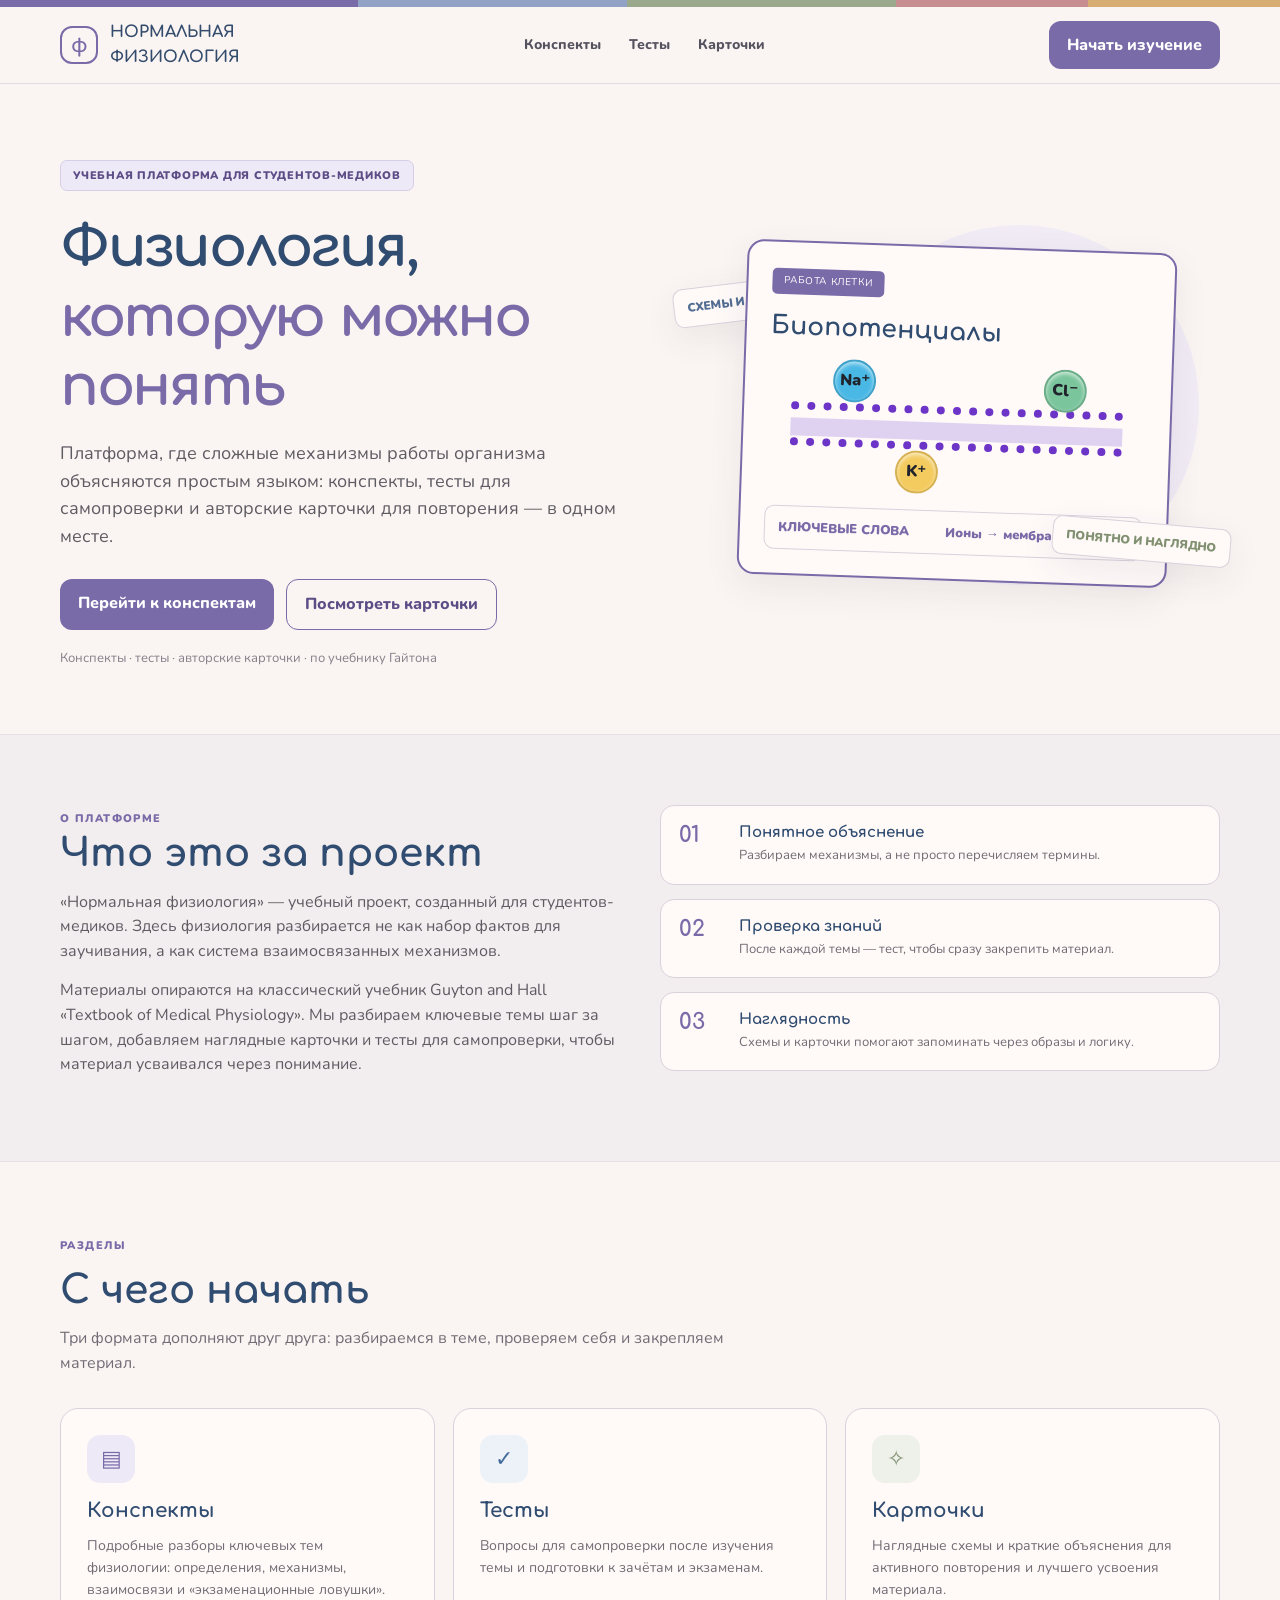
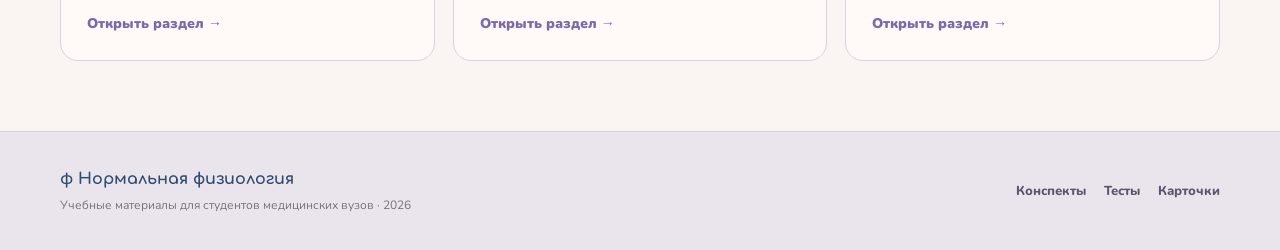
<file: index.html>
<!DOCTYPE html>
<html lang="ru">
<head>
<meta charset="UTF-8">
<meta name="viewport" content="width=device-width, initial-scale=1.0">
<meta name="theme-color" content="#f8f3f1">
<title>Нормальная физиология — учись понимать</title>
<link rel="preconnect" href="https://fonts.googleapis.com">
<link rel="preconnect" href="https://fonts.gstatic.com" crossorigin>
<link href="https://fonts.googleapis.com/css2?family=Comfortaa:wght@400;500;600;700&family=Nunito:wght@400;500;600;700;800&display=swap" rel="stylesheet">
<link rel="stylesheet" href="style.css">
</head>
<body>
<div class="topline"></div>
<header>
  <div class="wrap nav">
    <a class="brand" href="index.html"><span class="brand-mark">φ</span><span>НОРМАЛЬНАЯ<br>ФИЗИОЛОГИЯ</span></a>
    <nav class="navlinks" id="navlinks">
      <a href="notes/index.html">Конспекты</a>
      <a href="tests/index.html">Тесты</a>
      <a href="cards/index.html">Карточки</a>
    </nav>
    <a class="nav-cta" href="notes/index.html">Начать изучение</a>
    <button class="menu" id="menuBtn" aria-label="Открыть меню">☰</button>
  </div>
</header>

<main>
<section class="hero">
  <div class="wrap hero-grid">
    <div>
      <span class="eyebrow">Учебная платформа для студентов-медиков</span>
      <h1>Физиология,<br><span>которую можно понять</span></h1>
      <p class="lead">Платформа, где сложные механизмы работы организма объясняются простым языком: конспекты, тесты для самопроверки и авторские карточки для повторения — в одном месте.</p>
      <div class="hero-actions">
        <a class="btn" href="notes/index.html">Перейти к конспектам</a>
        <a class="btn secondary" href="cards/index.html">Посмотреть карточки</a>
      </div>
      <div class="hero-note">Конспекты · тесты · авторские карточки · по учебнику Гайтона</div>
    </div>
    <div class="hero-art" aria-label="Стилизованная иллюстрация мембраны клетки">
      <div class="float-label one">СХЕМЫ И МЕХАНИЗМЫ</div>
      <div class="mini-card">
        <span class="mini-tag">РАБОТА КЛЕТКИ</span>
        <h3>Биопотенциалы</h3>
        <div class="membrane"><div class="membrane-line"></div><span class="ion na">Na⁺</span><span class="ion k">K⁺</span><span class="ion cl">Cl⁻</span></div>
        <div class="mini-foot"><span>КЛЮЧЕВЫЕ СЛОВА</span><span>Ионы → мембрана → заряд</span></div>
      </div>
      <div class="float-label two">ПОНЯТНО И НАГЛЯДНО</div>
    </div>
  </div>
</section>

<section class="about" id="about">
  <div class="wrap">
    <div class="about-grid">
      <div>
        <span class="section-kicker">О платформе</span>
        <h2>Что это за проект</h2>
        <p>«Нормальная физиология» — учебный проект, созданный для студентов-медиков. Здесь физиология разбирается не как набор фактов для заучивания, а как система взаимосвязанных механизмов.</p>
        <p>Материалы опираются на классический учебник Guyton and Hall «Textbook of Medical Physiology». Мы разбираем ключевые темы шаг за шагом, добавляем наглядные карточки и тесты для самопроверки, чтобы материал усваивался через понимание.</p>
      </div>
      <div class="facts">
        <div class="fact"><div class="fact-num">01</div><div><h4>Понятное объяснение</h4><p>Разбираем механизмы, а не просто перечисляем термины.</p></div></div>
        <div class="fact"><div class="fact-num">02</div><div><h4>Проверка знаний</h4><p>После каждой темы — тест, чтобы сразу закрепить материал.</p></div></div>
        <div class="fact"><div class="fact-num">03</div><div><h4>Наглядность</h4><p>Схемы и карточки помогают запоминать через образы и логику.</p></div></div>
      </div>
    </div>
  </div>
</section>

<section id="sections">
  <div class="wrap">
    <div class="section-head">
      <span class="section-kicker">Разделы</span>
      <h2>С чего начать</h2>
      <p>Три формата дополняют друг друга: разбираемся в теме, проверяем себя и закрепляем материал.</p>
    </div>
    <div class="sections-grid">
      <a class="section-link" href="notes/index.html">
        <div class="icon">▤</div>
        <h3>Конспекты</h3>
        <p>Подробные разборы ключевых тем физиологии: определения, механизмы, взаимосвязи и «экзаменационные ловушки».</p>
        <span class="arrow">Открыть раздел →</span>
      </a>
      <a class="section-link" href="tests/index.html">
        <div class="icon">✓</div>
        <h3>Тесты</h3>
        <p>Вопросы для самопроверки после изучения темы и подготовки к зачётам и экзаменам.</p>
        <span class="arrow">Открыть раздел →</span>
      </a>
      <a class="section-link" href="cards/index.html">
        <div class="icon">✧</div>
        <h3>Карточки</h3>
        <p>Наглядные схемы и краткие объяснения для активного повторения и лучшего усвоения материала.</p>
        <span class="arrow">Открыть раздел →</span>
      </a>
    </div>
  </div>
</section>
</main>

<footer>
  <div class="wrap footer-row">
    <div><div class="footer-brand">φ Нормальная физиология</div><p>Учебные материалы для студентов медицинских вузов · <span id="year"></span></p></div>
    <div class="footer-links">
      <a href="notes/index.html">Конспекты</a>
      <a href="tests/index.html">Тесты</a>
      <a href="cards/index.html">Карточки</a>
    </div>
  </div>
</footer>
<script>
const menuBtn=document.getElementById('menuBtn'), nav=document.getElementById('navlinks');
menuBtn.addEventListener('click',()=>nav.classList.toggle('open'));
nav.querySelectorAll('a').forEach(a=>a.addEventListener('click',()=>nav.classList.remove('open')));
document.getElementById('year').textContent=new Date().getFullYear();
</script>
</body>
</html>
</file>
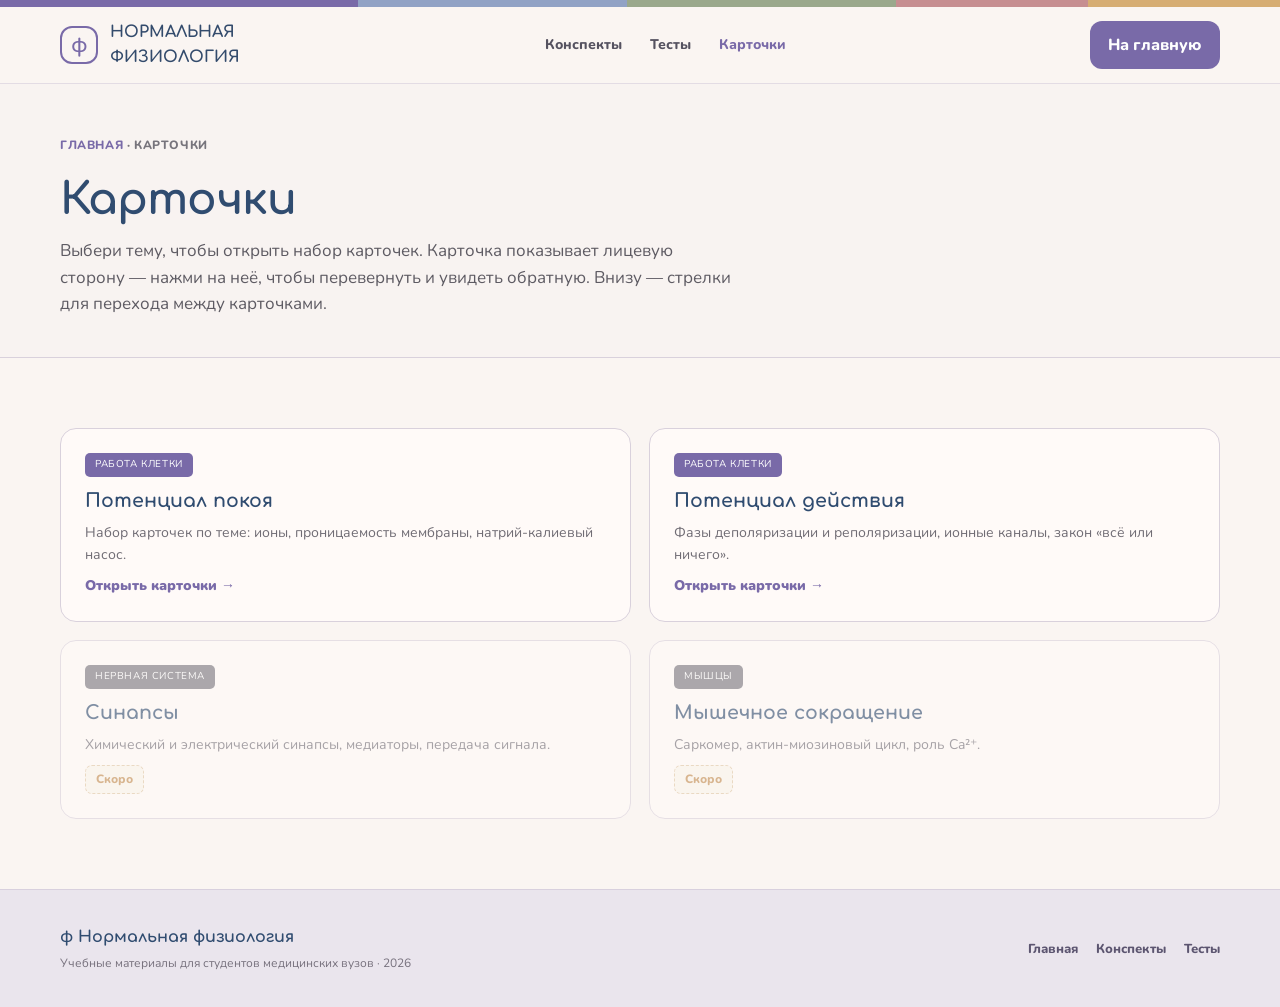
<file: cards/index.html>
<!DOCTYPE html>
<html lang="ru">
<head>
<meta charset="UTF-8">
<meta name="viewport" content="width=device-width, initial-scale=1.0">
<meta name="theme-color" content="#f8f3f1">
<title>Карточки — Нормальная физиология</title>
<link rel="preconnect" href="https://fonts.googleapis.com">
<link rel="preconnect" href="https://fonts.gstatic.com" crossorigin>
<link href="https://fonts.googleapis.com/css2?family=Comfortaa:wght@400;500;600;700&family=Nunito:wght@400;500;600;700;800&display=swap" rel="stylesheet">
<link rel="stylesheet" href="../style.css">
</head>
<body>
<div class="topline"></div>
<header>
  <div class="wrap nav">
    <a class="brand" href="../index.html"><span class="brand-mark">φ</span><span>НОРМАЛЬНАЯ<br>ФИЗИОЛОГИЯ</span></a>
    <nav class="navlinks" id="navlinks">
      <a href="../notes/index.html">Конспекты</a>
      <a href="../tests/index.html">Тесты</a>
      <a href="index.html" class="active">Карточки</a>
    </nav>
    <a class="nav-cta" href="../index.html">На главную</a>
    <button class="menu" id="menuBtn" aria-label="Открыть меню">☰</button>
  </div>
</header>

<main>
<section class="page-header">
  <div class="wrap">
    <div class="breadcrumbs"><a href="../index.html">Главная</a> · Карточки</div>
    <h1>Карточки</h1>
    <p class="lead">Выбери тему, чтобы открыть набор карточек. Карточка показывает лицевую сторону — нажми на неё, чтобы перевернуть и увидеть обратную. Внизу — стрелки для перехода между карточками.</p>
  </div>
</section>

<section>
  <div class="wrap">
    <div class="list-grid">
      <a class="list-card" href="potential-rest.html">
        <span class="tag">РАБОТА КЛЕТКИ</span>
        <h3>Потенциал покоя</h3>
        <p>Набор карточек по теме: ионы, проницаемость мембраны, натрий-калиевый насос.</p>
        <span class="arrow">Открыть карточки →</span>
      </a>
      <a class="list-card" href="action-potential.html">
        <span class="tag">РАБОТА КЛЕТКИ</span>
        <h3>Потенциал действия</h3>
        <p>Фазы деполяризации и реполяризации, ионные каналы, закон «всё или ничего».</p>
        <span class="arrow">Открыть карточки →</span>
      </a>
      <div class="list-card" style="opacity:.6; cursor:default;">
        <span class="tag" style="background:var(--muted);">НЕРВНАЯ СИСТЕМА</span>
        <h3>Синапсы</h3>
        <p>Химический и электрический синапсы, медиаторы, передача сигнала.</p>
        <span class="coming-soon">Скоро</span>
      </div>
      <div class="list-card" style="opacity:.6; cursor:default;">
        <span class="tag" style="background:var(--muted);">МЫШЦЫ</span>
        <h3>Мышечное сокращение</h3>
        <p>Саркомер, актин-миозиновый цикл, роль Ca²⁺.</p>
        <span class="coming-soon">Скоро</span>
      </div>
    </div>
  </div>
</section>
</main>

<footer>
  <div class="wrap footer-row">
    <div><div class="footer-brand">φ Нормальная физиология</div><p>Учебные материалы для студентов медицинских вузов · <span id="year"></span></p></div>
    <div class="footer-links">
      <a href="../index.html">Главная</a>
      <a href="../notes/index.html">Конспекты</a>
      <a href="../tests/index.html">Тесты</a>
    </div>
  </div>
</footer>
<script>
const menuBtn=document.getElementById('menuBtn'), nav=document.getElementById('navlinks');
menuBtn.addEventListener('click',()=>nav.classList.toggle('open'));
document.getElementById('year').textContent=new Date().getFullYear();
</script>
</body>
</html>
</file>
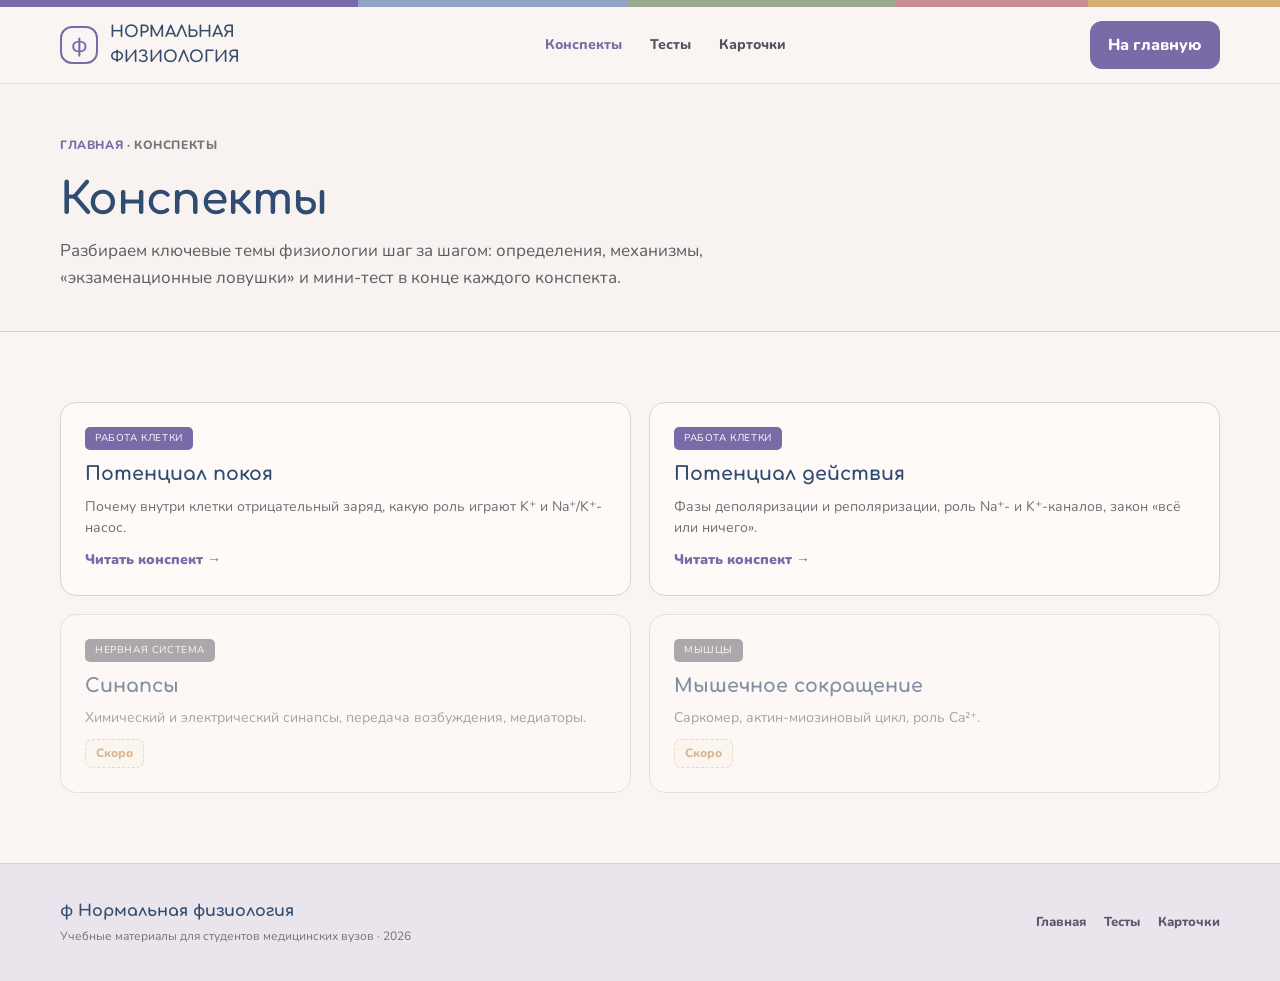
<file: notes/index.html>
<!DOCTYPE html>
<html lang="ru">
<head>
<meta charset="UTF-8">
<meta name="viewport" content="width=device-width, initial-scale=1.0">
<meta name="theme-color" content="#f8f3f1">
<title>Конспекты — Нормальная физиология</title>
<link rel="preconnect" href="https://fonts.googleapis.com">
<link rel="preconnect" href="https://fonts.gstatic.com" crossorigin>
<link href="https://fonts.googleapis.com/css2?family=Comfortaa:wght@400;500;600;700&family=Nunito:wght@400;500;600;700;800&display=swap" rel="stylesheet">
<link rel="stylesheet" href="../style.css">
</head>
<body>
<div class="topline"></div>
<header>
  <div class="wrap nav">
    <a class="brand" href="../index.html"><span class="brand-mark">φ</span><span>НОРМАЛЬНАЯ<br>ФИЗИОЛОГИЯ</span></a>
    <nav class="navlinks" id="navlinks">
      <a href="index.html" class="active">Конспекты</a>
      <a href="../tests/index.html">Тесты</a>
      <a href="../cards/index.html">Карточки</a>
    </nav>
    <a class="nav-cta" href="../index.html">На главную</a>
    <button class="menu" id="menuBtn" aria-label="Открыть меню">☰</button>
  </div>
</header>

<main>
<section class="page-header">
  <div class="wrap">
    <div class="breadcrumbs"><a href="../index.html">Главная</a> · Конспекты</div>
    <h1>Конспекты</h1>
    <p class="lead">Разбираем ключевые темы физиологии шаг за шагом: определения, механизмы, «экзаменационные ловушки» и мини-тест в конце каждого конспекта.</p>
  </div>
</section>

<section>
  <div class="wrap">
    <div class="list-grid">
      <a class="list-card" href="potential-rest.html">
        <span class="tag">РАБОТА КЛЕТКИ</span>
        <h3>Потенциал покоя</h3>
        <p>Почему внутри клетки отрицательный заряд, какую роль играют K⁺ и Na⁺/K⁺-насос.</p>
        <span class="arrow">Читать конспект →</span>
      </a>
      <a class="list-card" href="action-potential.html">
        <span class="tag">РАБОТА КЛЕТКИ</span>
        <h3>Потенциал действия</h3>
        <p>Фазы деполяризации и реполяризации, роль Na⁺- и K⁺-каналов, закон «всё или ничего».</p>
        <span class="arrow">Читать конспект →</span>
      </a>
      <div class="list-card" style="opacity:.6; cursor:default;">
        <span class="tag" style="background:var(--muted);">НЕРВНАЯ СИСТЕМА</span>
        <h3>Синапсы</h3>
        <p>Химический и электрический синапсы, передача возбуждения, медиаторы.</p>
        <span class="coming-soon">Скоро</span>
      </div>
      <div class="list-card" style="opacity:.6; cursor:default;">
        <span class="tag" style="background:var(--muted);">МЫШЦЫ</span>
        <h3>Мышечное сокращение</h3>
        <p>Саркомер, актин-миозиновый цикл, роль Ca²⁺.</p>
        <span class="coming-soon">Скоро</span>
      </div>
    </div>
  </div>
</section>
</main>

<footer>
  <div class="wrap footer-row">
    <div><div class="footer-brand">φ Нормальная физиология</div><p>Учебные материалы для студентов медицинских вузов · <span id="year"></span></p></div>
    <div class="footer-links">
      <a href="../index.html">Главная</a>
      <a href="../tests/index.html">Тесты</a>
      <a href="../cards/index.html">Карточки</a>
    </div>
  </div>
</footer>
<script>
const menuBtn=document.getElementById('menuBtn'), nav=document.getElementById('navlinks');
menuBtn.addEventListener('click',()=>nav.classList.toggle('open'));
document.getElementById('year').textContent=new Date().getFullYear();
</script>
</body>
</html>
</file>
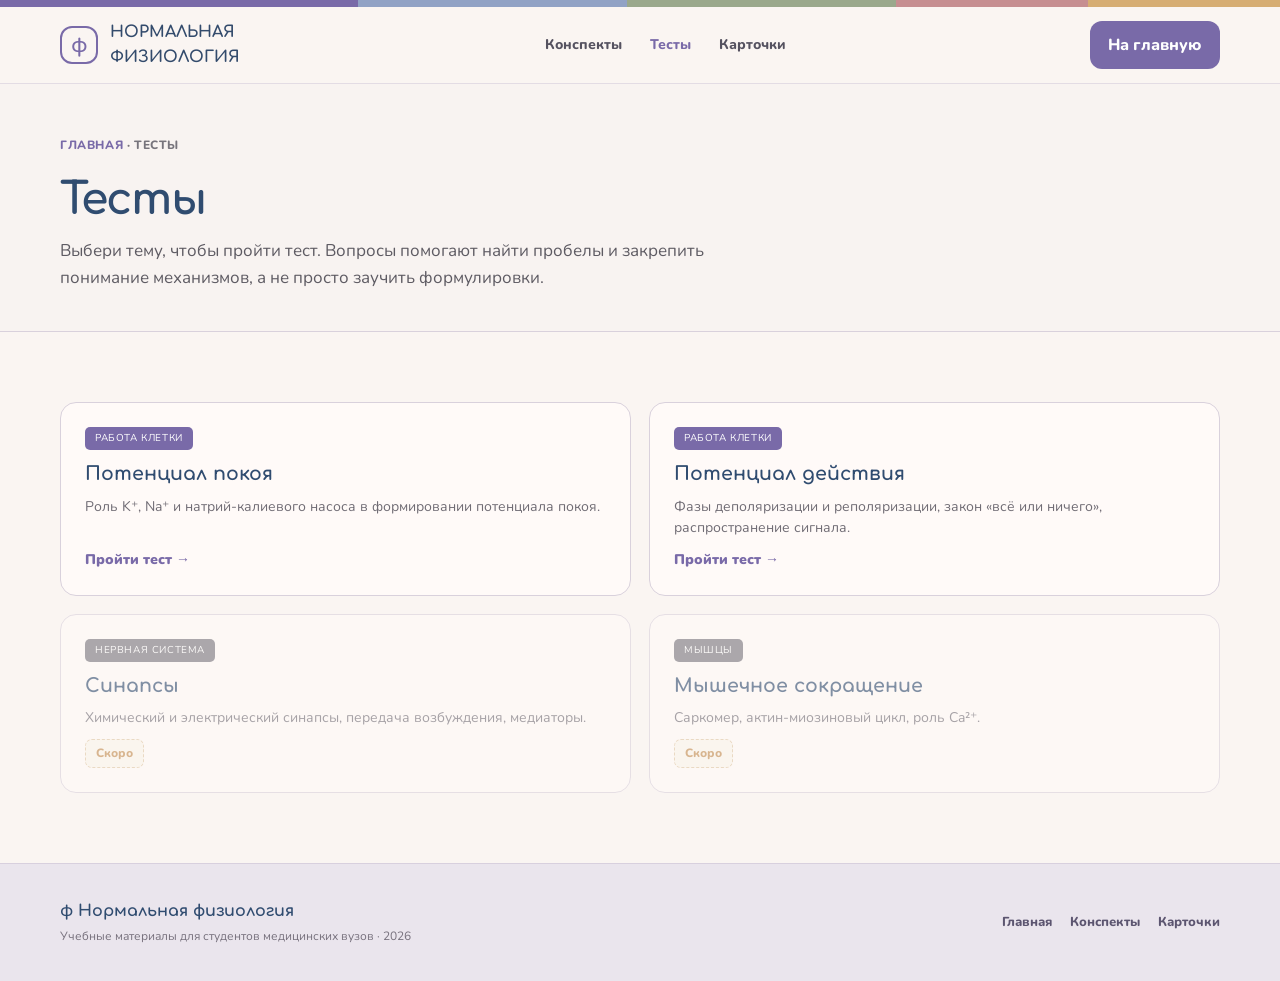
<file: tests/index.html>
<!DOCTYPE html>
<html lang="ru">
<head>
<meta charset="UTF-8">
<meta name="viewport" content="width=device-width, initial-scale=1.0">
<meta name="theme-color" content="#f8f3f1">
<title>Тесты — Нормальная физиология</title>
<link rel="preconnect" href="https://fonts.googleapis.com">
<link rel="preconnect" href="https://fonts.gstatic.com" crossorigin>
<link href="https://fonts.googleapis.com/css2?family=Comfortaa:wght@400;500;600;700&family=Nunito:wght@400;500;600;700;800&display=swap" rel="stylesheet">
<link rel="stylesheet" href="../style.css">
</head>
<body>
<div class="topline"></div>
<header>
  <div class="wrap nav">
    <a class="brand" href="../index.html"><span class="brand-mark">φ</span><span>НОРМАЛЬНАЯ<br>ФИЗИОЛОГИЯ</span></a>
    <nav class="navlinks" id="navlinks">
      <a href="../notes/index.html">Конспекты</a>
      <a href="index.html" class="active">Тесты</a>
      <a href="../cards/index.html">Карточки</a>
    </nav>
    <a class="nav-cta" href="../index.html">На главную</a>
    <button class="menu" id="menuBtn" aria-label="Открыть меню">☰</button>
  </div>
</header>

<main>
<section class="page-header">
  <div class="wrap">
    <div class="breadcrumbs"><a href="../index.html">Главная</a> · Тесты</div>
    <h1>Тесты</h1>
    <p class="lead">Выбери тему, чтобы пройти тест. Вопросы помогают найти пробелы и закрепить понимание механизмов, а не просто заучить формулировки.</p>
  </div>
</section>

<section>
  <div class="wrap">
    <div class="list-grid">
      <a class="list-card" href="potential-rest.html">
        <span class="tag">РАБОТА КЛЕТКИ</span>
        <h3>Потенциал покоя</h3>
        <p>Роль K⁺, Na⁺ и натрий-калиевого насоса в формировании потенциала покоя.</p>
        <span class="arrow">Пройти тест →</span>
      </a>
      <a class="list-card" href="action-potential.html">
        <span class="tag">РАБОТА КЛЕТКИ</span>
        <h3>Потенциал действия</h3>
        <p>Фазы деполяризации и реполяризации, закон «всё или ничего», распространение сигнала.</p>
        <span class="arrow">Пройти тест →</span>
      </a>
      <div class="list-card" style="opacity:.6; cursor:default;">
        <span class="tag" style="background:var(--muted);">НЕРВНАЯ СИСТЕМА</span>
        <h3>Синапсы</h3>
        <p>Химический и электрический синапсы, передача возбуждения, медиаторы.</p>
        <span class="coming-soon">Скоро</span>
      </div>
      <div class="list-card" style="opacity:.6; cursor:default;">
        <span class="tag" style="background:var(--muted);">МЫШЦЫ</span>
        <h3>Мышечное сокращение</h3>
        <p>Саркомер, актин-миозиновый цикл, роль Ca²⁺.</p>
        <span class="coming-soon">Скоро</span>
      </div>
    </div>
  </div>
</section>
</main>

<footer>
  <div class="wrap footer-row">
    <div><div class="footer-brand">φ Нормальная физиология</div><p>Учебные материалы для студентов медицинских вузов · <span id="year"></span></p></div>
    <div class="footer-links">
      <a href="../index.html">Главная</a>
      <a href="../notes/index.html">Конспекты</a>
      <a href="../cards/index.html">Карточки</a>
    </div>
  </div>
</footer>
<script>
const menuBtn=document.getElementById('menuBtn'), nav=document.getElementById('navlinks');
menuBtn.addEventListener('click',()=>nav.classList.toggle('open'));
document.getElementById('year').textContent=new Date().getFullYear();
</script>
</body>
</html>
</file>
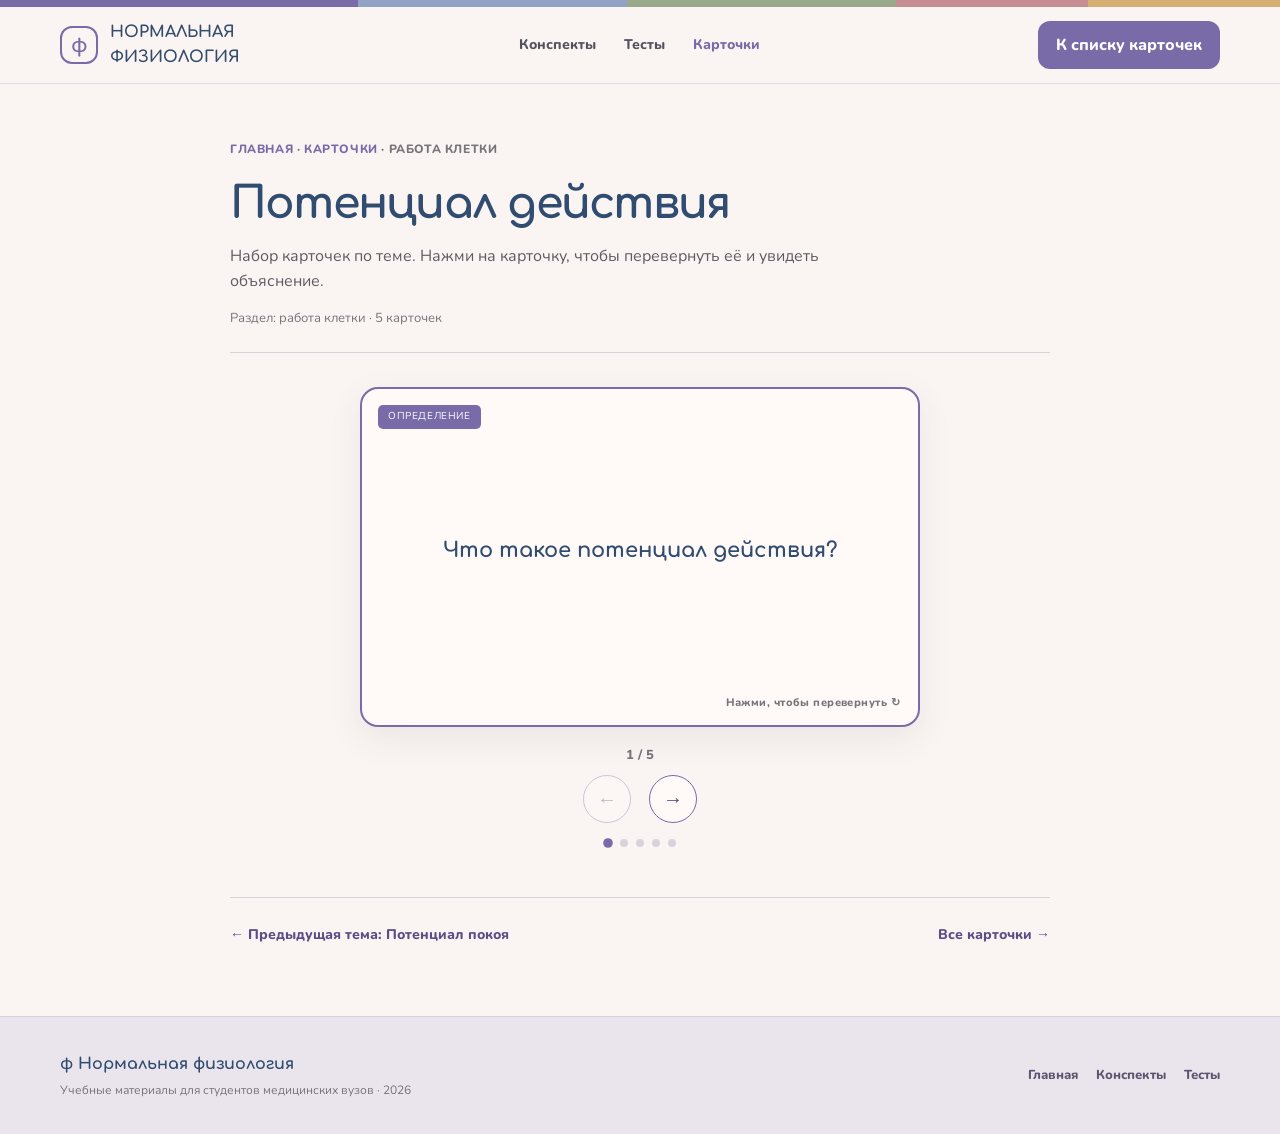
<file: cards/action-potential.html>
<!DOCTYPE html>
<html lang="ru">
<head>
<meta charset="UTF-8">
<meta name="viewport" content="width=device-width, initial-scale=1.0">
<meta name="theme-color" content="#f8f3f1">
<title>Карточки: Потенциал действия — Нормальная физиология</title>
<link rel="preconnect" href="https://fonts.googleapis.com">
<link rel="preconnect" href="https://fonts.gstatic.com" crossorigin>
<link href="https://fonts.googleapis.com/css2?family=Comfortaa:wght@400;500;600;700&family=Nunito:wght@400;500;600;700;800&display=swap" rel="stylesheet">
<link rel="stylesheet" href="../style.css">
</head>
<body>
<div class="topline"></div>
<header>
  <div class="wrap nav">
    <a class="brand" href="../index.html"><span class="brand-mark">φ</span><span>НОРМАЛЬНАЯ<br>ФИЗИОЛОГИЯ</span></a>
    <nav class="navlinks" id="navlinks">
      <a href="../notes/index.html">Конспекты</a>
      <a href="../tests/index.html">Тесты</a>
      <a href="index.html" class="active">Карточки</a>
    </nav>
    <a class="nav-cta" href="index.html">К списку карточек</a>
    <button class="menu" id="menuBtn" aria-label="Открыть меню">☰</button>
  </div>
</header>

<main class="wrap-narrow article">
  <div class="breadcrumbs"><a href="../index.html">Главная</a> · <a href="index.html">Карточки</a> · Работа клетки</div>
  <h1>Потенциал действия</h1>
  <p class="article-lead">Набор карточек по теме. Нажми на карточку, чтобы перевернуть её и увидеть объяснение.</p>
  <div class="meta">Раздел: работа клетки · 5 карточек</div>

  <div class="flash-wrap">
    <div class="flash-card" id="flashCard" tabindex="0" role="button" aria-label="Карточка, нажмите, чтобы перевернуть">
      <div class="flash-face front" id="flashFront"></div>
      <div class="flash-face back" id="flashBack"></div>
    </div>
  </div>

  <div class="flash-progress" id="flashProgress">1 / 5</div>
  <div class="flash-nav">
    <button class="flash-arrow" id="prevBtn" aria-label="Предыдущая карточка">←</button>
    <button class="flash-arrow" id="nextBtn" aria-label="Следующая карточка">→</button>
  </div>
  <div class="flash-dots" id="flashDots"></div>

  <div class="article-footer">
    <a href="potential-rest.html">← Предыдущая тема: Потенциал покоя</a>
    <a href="index.html">Все карточки →</a>
  </div>
</main>

<footer>
  <div class="wrap footer-row">
    <div><div class="footer-brand">φ Нормальная физиология</div><p>Учебные материалы для студентов медицинских вузов · <span id="year"></span></p></div>
    <div class="footer-links">
      <a href="../index.html">Главная</a>
      <a href="../notes/index.html">Конспекты</a>
      <a href="../tests/index.html">Тесты</a>
    </div>
  </div>
</footer>
<script>
const menuBtn=document.getElementById('menuBtn'), nav=document.getElementById('navlinks');
menuBtn.addEventListener('click',()=>nav.classList.toggle('open'));
document.getElementById('year').textContent=new Date().getFullYear();

const cards = [
  {
    tag: 'ОПРЕДЕЛЕНИЕ',
    front: 'Что такое потенциал действия?',
    back: 'Быстрое изменение мембранного потенциала в ответ на пороговое раздражение. Распространяется по мембране без затухания и служит основой передачи сигналов.'
  },
  {
    tag: 'ДЕПОЛЯРИЗАЦИЯ',
    front: 'Что происходит на фазе деполяризации?',
    back: 'Открываются потенциал-зависимые Na⁺-каналы, Na⁺ входит в клетку по электрохимическому градиенту, мембранный потенциал быстро смещается от –70 мВ до +20…+35 мВ.'
  },
  {
    tag: 'РЕПОЛЯРИЗАЦИЯ',
    front: 'Что происходит на фазе реполяризации?',
    back: 'Na⁺-каналы инактивируются, открываются K⁺-каналы. K⁺ выходит из клетки, мембранный потенциал возвращается к уровню покоя.'
  },
  {
    tag: 'ПРАВИЛО',
    front: 'В чём суть закона «всё или ничего»?',
    back: 'Если стимул ниже порога — потенциал действия не возникает. Если порог достигнут — амплитуда потенциала действия одинакова при любом надпороговом стимуле.'
  },
  {
    tag: 'РАСПРОСТРАНЕНИЕ',
    front: 'Как распространяется потенциал действия?',
    back: 'За счёт локальных токов, деполяризующих соседние участки мембраны до порога. В миелинизированных волокнах — сальтаторно, от перехвата Ранвье к перехвату, что ускоряет проведение.'
  }
];

const cardEl = document.getElementById('flashCard');
const frontEl = document.getElementById('flashFront');
const backEl = document.getElementById('flashBack');
const progressEl = document.getElementById('flashProgress');
const prevBtn = document.getElementById('prevBtn');
const nextBtn = document.getElementById('nextBtn');
const dotsEl = document.getElementById('flashDots');

let index = 0;
cards.forEach((_, i) => {
  const d = document.createElement('span');
  d.className = 'flash-dot' + (i === 0 ? ' active' : '');
  dotsEl.appendChild(d);
});
const dots = [...dotsEl.children];

function render() {
  const c = cards[index];
  cardEl.classList.remove('flipped');
  frontEl.innerHTML = `<span class="flash-tag">${c.tag}</span><h3>${c.front}</h3><span class="flash-hint">Нажми, чтобы перевернуть ↻</span>`;
  backEl.innerHTML = `<span class="flash-tag">ОТВЕТ</span><h3>${c.front}</h3><p>${c.back}</p>`;
  progressEl.textContent = `${index + 1} / ${cards.length}`;
  prevBtn.disabled = index === 0;
  nextBtn.disabled = index === cards.length - 1;
  dots.forEach((d, i) => d.classList.toggle('active', i === index));
}

cardEl.addEventListener('click', () => cardEl.classList.toggle('flipped'));
cardEl.addEventListener('keydown', (e) => {
  if (e.key === ' ' || e.key === 'Enter') {
    e.preventDefault();
    cardEl.classList.toggle('flipped');
  }
});
prevBtn.addEventListener('click', () => { if (index > 0) { index--; render(); } });
nextBtn.addEventListener('click', () => { if (index < cards.length - 1) { index++; render(); } });

render();
</script>
</body>
</html>
</file>
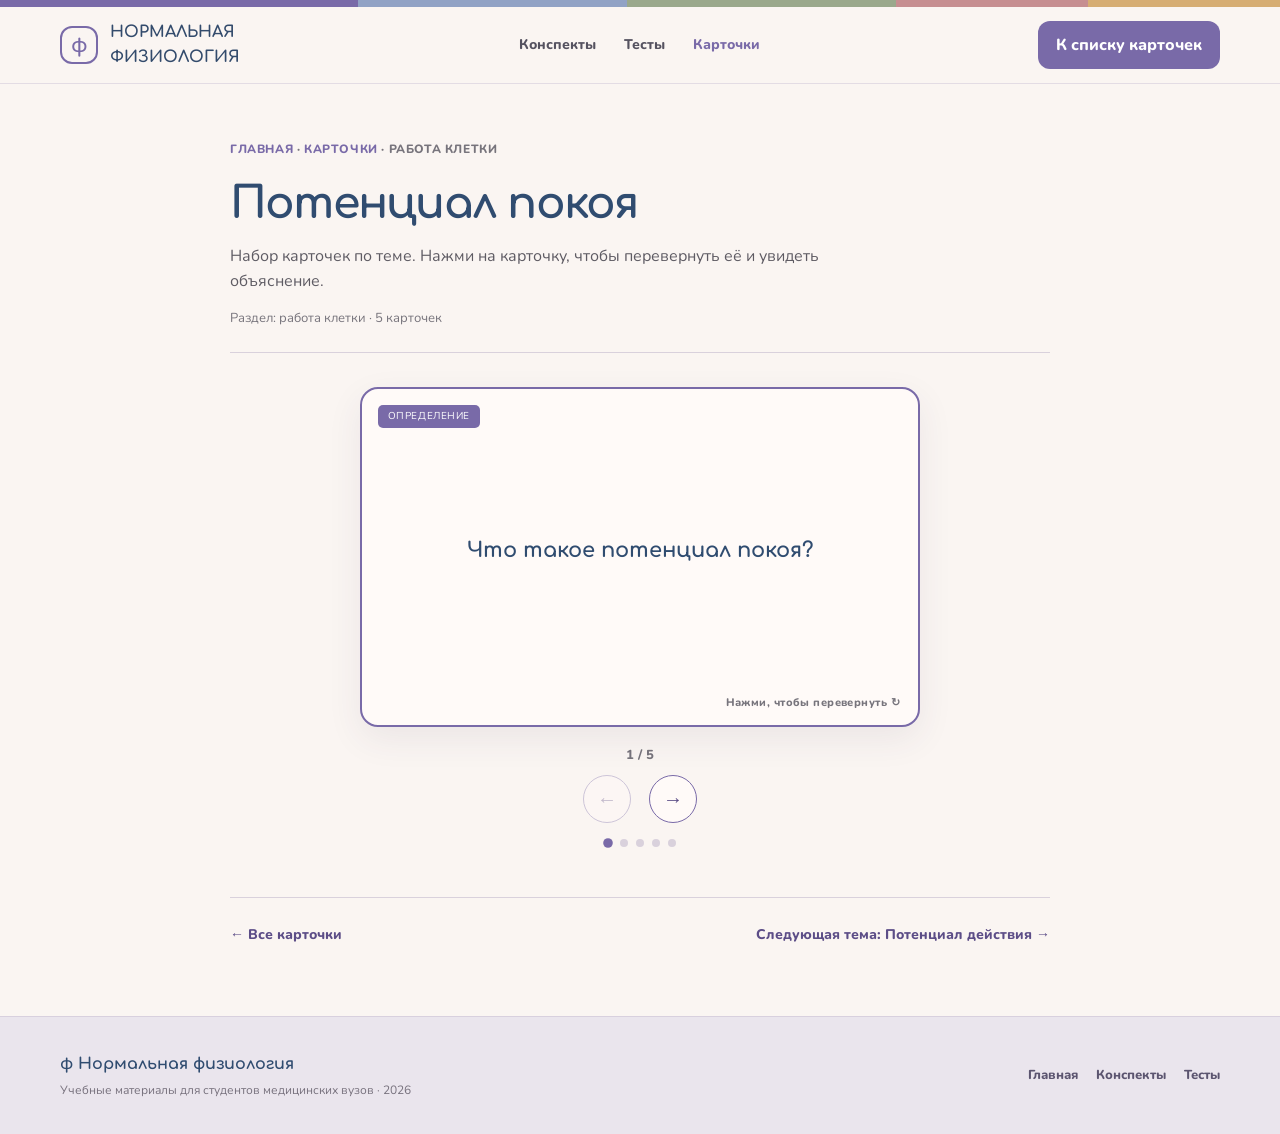
<file: cards/potential-rest.html>
<!DOCTYPE html>
<html lang="ru">
<head>
<meta charset="UTF-8">
<meta name="viewport" content="width=device-width, initial-scale=1.0">
<meta name="theme-color" content="#f8f3f1">
<title>Карточки: Потенциал покоя — Нормальная физиология</title>
<link rel="preconnect" href="https://fonts.googleapis.com">
<link rel="preconnect" href="https://fonts.gstatic.com" crossorigin>
<link href="https://fonts.googleapis.com/css2?family=Comfortaa:wght@400;500;600;700&family=Nunito:wght@400;500;600;700;800&display=swap" rel="stylesheet">
<link rel="stylesheet" href="../style.css">
</head>
<body>
<div class="topline"></div>
<header>
  <div class="wrap nav">
    <a class="brand" href="../index.html"><span class="brand-mark">φ</span><span>НОРМАЛЬНАЯ<br>ФИЗИОЛОГИЯ</span></a>
    <nav class="navlinks" id="navlinks">
      <a href="../notes/index.html">Конспекты</a>
      <a href="../tests/index.html">Тесты</a>
      <a href="index.html" class="active">Карточки</a>
    </nav>
    <a class="nav-cta" href="index.html">К списку карточек</a>
    <button class="menu" id="menuBtn" aria-label="Открыть меню">☰</button>
  </div>
</header>

<main class="wrap-narrow article">
  <div class="breadcrumbs"><a href="../index.html">Главная</a> · <a href="index.html">Карточки</a> · Работа клетки</div>
  <h1>Потенциал покоя</h1>
  <p class="article-lead">Набор карточек по теме. Нажми на карточку, чтобы перевернуть её и увидеть объяснение.</p>
  <div class="meta">Раздел: работа клетки · 5 карточек</div>

  <div class="flash-wrap">
    <div class="flash-card" id="flashCard" tabindex="0" role="button" aria-label="Карточка, нажмите, чтобы перевернуть">
      <div class="flash-face front" id="flashFront"></div>
      <div class="flash-face back" id="flashBack"></div>
    </div>
  </div>

  <div class="flash-progress" id="flashProgress">1 / 5</div>
  <div class="flash-nav">
    <button class="flash-arrow" id="prevBtn" aria-label="Предыдущая карточка">←</button>
    <button class="flash-arrow" id="nextBtn" aria-label="Следующая карточка">→</button>
  </div>
  <div class="flash-dots" id="flashDots"></div>

  <div class="article-footer">
    <a href="index.html">← Все карточки</a>
    <a href="action-potential.html">Следующая тема: Потенциал действия →</a>
  </div>
</main>

<footer>
  <div class="wrap footer-row">
    <div><div class="footer-brand">φ Нормальная физиология</div><p>Учебные материалы для студентов медицинских вузов · <span id="year"></span></p></div>
    <div class="footer-links">
      <a href="../index.html">Главная</a>
      <a href="../notes/index.html">Конспекты</a>
      <a href="../tests/index.html">Тесты</a>
    </div>
  </div>
</footer>
<script>
const menuBtn=document.getElementById('menuBtn'), nav=document.getElementById('navlinks');
menuBtn.addEventListener('click',()=>nav.classList.toggle('open'));
document.getElementById('year').textContent=new Date().getFullYear();

// Данные карточек: front — лицевая сторона, back — обратная
const cards = [
  {
    tag: 'ОПРЕДЕЛЕНИЕ',
    front: 'Что такое потенциал покоя?',
    back: 'Это разность потенциалов между внутренней и наружной поверхностью мембраны невозбуждённой клетки. У нейрона в среднем –70 мВ (до –90 мВ в крупных волокнах).'
  },
  {
    tag: 'ИОНЫ',
    front: 'Какие ионы преобладают внутри и снаружи клетки?',
    back: 'Внутри клетки много K⁺ и мало Na⁺. Снаружи — много Na⁺ и Cl⁻, мало K⁺. Такое неравномерное распределение — одна из причин возникновения потенциала покоя.'
  },
  {
    tag: 'МЕМБРАНА',
    front: 'Как проницаемость мембраны влияет на потенциал покоя?',
    back: 'В покое мембрана высокопроницаема для K⁺ (каналы утечки) и почти непроницаема для Na⁺. K⁺ выходит из клетки, унося положительный заряд, и внутри формируется отрицательный заряд.'
  },
  {
    tag: 'НАСОС',
    front: 'Какую роль играет Na⁺/K⁺-насос?',
    back: 'За один цикл насос выкачивает 3 Na⁺ и закачивает 2 K⁺. Наружу уходит больше положительных зарядов, поэтому насос дополнительно поддерживает отрицательный заряд внутри клетки (вклад около –4 мВ).'
  },
  {
    tag: 'ИТОГ',
    front: 'Что нужно помнить о потенциале покоя?',
    back: 'Главный ион — K⁺. Na⁺-каналы в покое закрыты. Na⁺/K⁺-насос вносит дополнительный вклад. Потенциал покоя — исходное состояние клетки, её готовность к возбуждению.'
  }
];

const cardEl = document.getElementById('flashCard');
const frontEl = document.getElementById('flashFront');
const backEl = document.getElementById('flashBack');
const progressEl = document.getElementById('flashProgress');
const prevBtn = document.getElementById('prevBtn');
const nextBtn = document.getElementById('nextBtn');
const dotsEl = document.getElementById('flashDots');

let index = 0;

// Точки-индикаторы
cards.forEach((_, i) => {
  const d = document.createElement('span');
  d.className = 'flash-dot' + (i === 0 ? ' active' : '');
  dotsEl.appendChild(d);
});
const dots = [...dotsEl.children];

function render() {
  const c = cards[index];
  cardEl.classList.remove('flipped');
  frontEl.innerHTML = `<span class="flash-tag">${c.tag}</span><h3>${c.front}</h3><span class="flash-hint">Нажми, чтобы перевернуть ↻</span>`;
  backEl.innerHTML = `<span class="flash-tag">ОТВЕТ</span><h3>${c.front}</h3><p>${c.back}</p>`;
  progressEl.textContent = `${index + 1} / ${cards.length}`;
  prevBtn.disabled = index === 0;
  nextBtn.disabled = index === cards.length - 1;
  dots.forEach((d, i) => d.classList.toggle('active', i === index));
}

cardEl.addEventListener('click', () => cardEl.classList.toggle('flipped'));
cardEl.addEventListener('keydown', (e) => {
  if (e.key === ' ' || e.key === 'Enter') {
    e.preventDefault();
    cardEl.classList.toggle('flipped');
  }
});

prevBtn.addEventListener('click', () => {
  if (index > 0) { index--; render(); }
});
nextBtn.addEventListener('click', () => {
  if (index < cards.length - 1) { index++; render(); }
});

render();
</script>
</body>
</html>
</file>
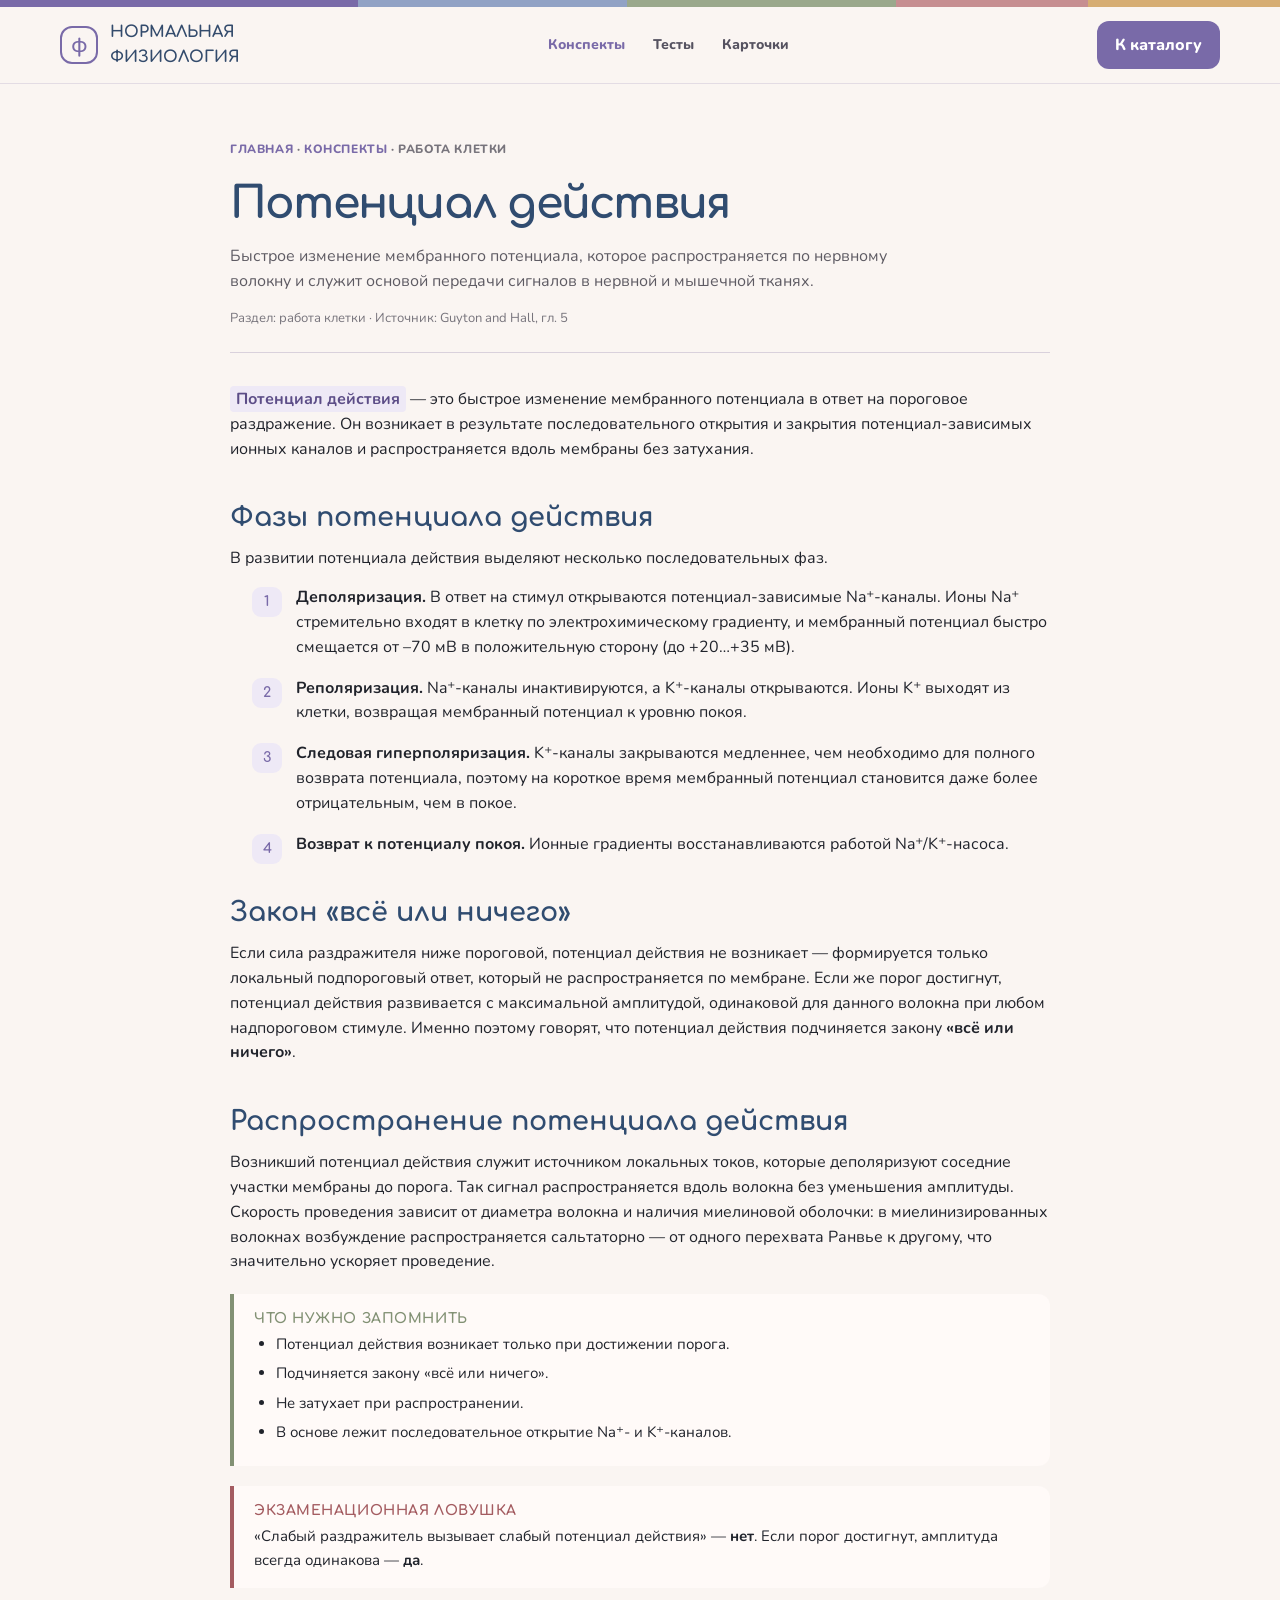
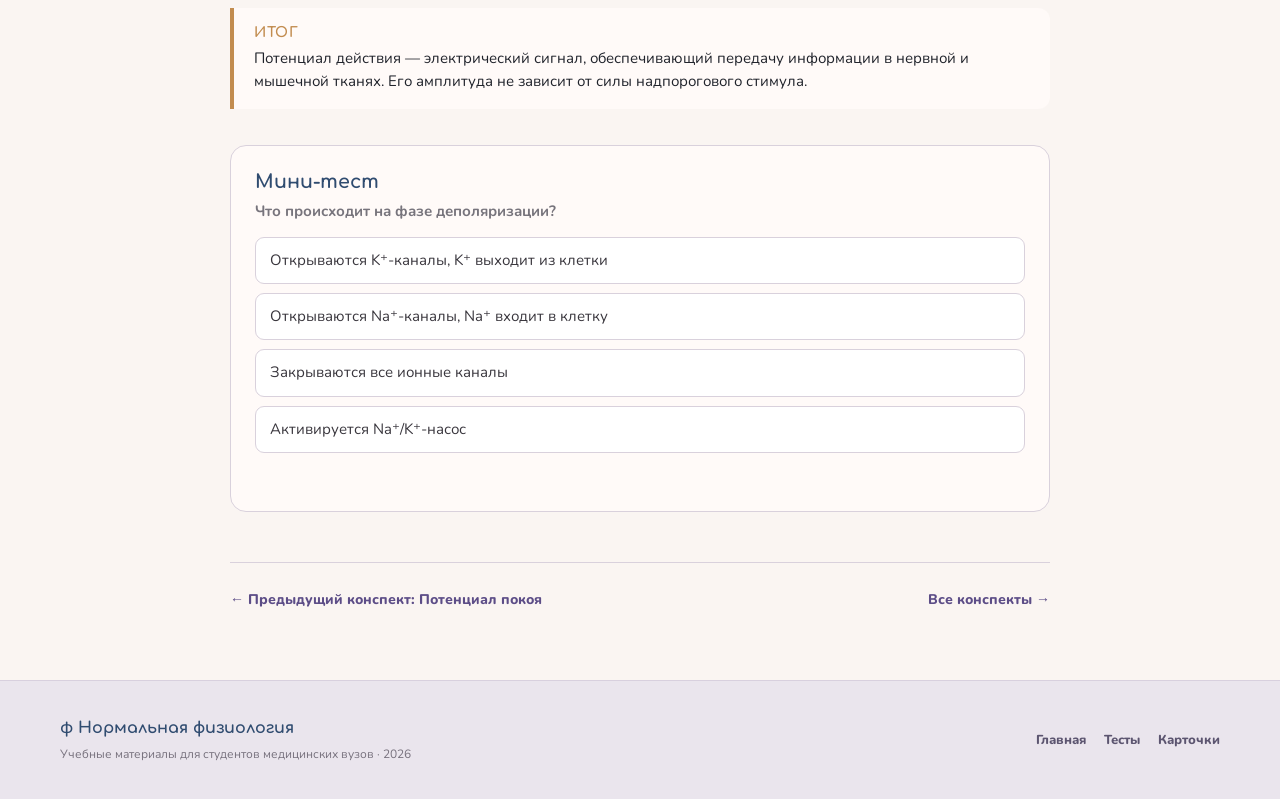
<file: notes/action-potential.html>
<!DOCTYPE html>
<html lang="ru">
<head>
<meta charset="UTF-8">
<meta name="viewport" content="width=device-width, initial-scale=1.0">
<meta name="theme-color" content="#f8f3f1">
<title>Потенциал действия — Нормальная физиология</title>
<link rel="preconnect" href="https://fonts.googleapis.com">
<link rel="preconnect" href="https://fonts.gstatic.com" crossorigin>
<link href="https://fonts.googleapis.com/css2?family=Comfortaa:wght@400;500;600;700&family=Nunito:wght@400;500;600;700;800&display=swap" rel="stylesheet">
<link rel="stylesheet" href="../style.css">
</head>
<body>
<div class="topline"></div>
<header>
  <div class="wrap nav">
    <a class="brand" href="../index.html"><span class="brand-mark">φ</span><span>НОРМАЛЬНАЯ<br>ФИЗИОЛОГИЯ</span></a>
    <nav class="navlinks" id="navlinks">
      <a href="index.html" class="active">Конспекты</a>
      <a href="../tests/index.html">Тесты</a>
      <a href="../cards/index.html">Карточки</a>
    </nav>
    <a class="nav-cta" href="index.html">К каталогу</a>
    <button class="menu" id="menuBtn" aria-label="Открыть меню">☰</button>
  </div>
</header>

<main class="wrap-narrow article">
  <div class="breadcrumbs"><a href="../index.html">Главная</a> · <a href="index.html">Конспекты</a> · Работа клетки</div>
  <h1>Потенциал действия</h1>
  <p class="article-lead">Быстрое изменение мембранного потенциала, которое распространяется по нервному волокну и служит основой передачи сигналов в нервной и мышечной тканях.</p>
  <div class="meta">Раздел: работа клетки · Источник: Guyton and Hall, гл. 5</div>

  <p><span class="highlight">Потенциал действия</span> — это быстрое изменение мембранного потенциала в ответ на пороговое раздражение. Он возникает в результате последовательного открытия и закрытия потенциал-зависимых ионных каналов и распространяется вдоль мембраны без затухания.</p>

  <h2>Фазы потенциала действия</h2>
  <p>В развитии потенциала действия выделяют несколько последовательных фаз.</p>
  <ol class="phase-list">
    <li><b>Деполяризация.</b> В ответ на стимул открываются потенциал-зависимые Na⁺-каналы. Ионы Na⁺ стремительно входят в клетку по электрохимическому градиенту, и мембранный потенциал быстро смещается от –70 мВ в положительную сторону (до +20…+35 мВ).</li>
    <li><b>Реполяризация.</b> Na⁺-каналы инактивируются, а K⁺-каналы открываются. Ионы K⁺ выходят из клетки, возвращая мембранный потенциал к уровню покоя.</li>
    <li><b>Следовая гиперполяризация.</b> K⁺-каналы закрываются медленнее, чем необходимо для полного возврата потенциала, поэтому на короткое время мембранный потенциал становится даже более отрицательным, чем в покое.</li>
    <li><b>Возврат к потенциалу покоя.</b> Ионные градиенты восстанавливаются работой Na⁺/K⁺-насоса.</li>
  </ol>

  <h2>Закон «всё или ничего»</h2>
  <p>Если сила раздражителя ниже пороговой, потенциал действия не возникает — формируется только локальный подпороговый ответ, который не распространяется по мембране. Если же порог достигнут, потенциал действия развивается с максимальной амплитудой, одинаковой для данного волокна при любом надпороговом стимуле. Именно поэтому говорят, что потенциал действия подчиняется закону <b>«всё или ничего»</b>.</p>

  <h2>Распространение потенциала действия</h2>
  <p>Возникший потенциал действия служит источником локальных токов, которые деполяризуют соседние участки мембраны до порога. Так сигнал распространяется вдоль волокна без уменьшения амплитуды. Скорость проведения зависит от диаметра волокна и наличия миелиновой оболочки: в миелинизированных волокнах возбуждение распространяется сальтаторно — от одного перехвата Ранвье к другому, что значительно ускоряет проведение.</p>

  <div class="note-box remember">
    <h4>Что нужно запомнить</h4>
    <ul>
      <li>Потенциал действия возникает только при достижении порога.</li>
      <li>Подчиняется закону «всё или ничего».</li>
      <li>Не затухает при распространении.</li>
      <li>В основе лежит последовательное открытие Na⁺- и K⁺-каналов.</li>
    </ul>
  </div>

  <div class="note-box warn">
    <h4>Экзаменационная ловушка</h4>
    <p>«Слабый раздражитель вызывает слабый потенциал действия» — <b>нет</b>. Если порог достигнут, амплитуда всегда одинакова — <b>да</b>.</p>
  </div>

  <div class="note-box result">
    <h4>Итог</h4>
    <p>Потенциал действия — электрический сигнал, обеспечивающий передачу информации в нервной и мышечной тканях. Его амплитуда не зависит от силы надпорогового стимула.</p>
  </div>

  <div class="quiz">
    <h3>Мини-тест</h3>
    <p class="q-text">Что происходит на фазе деполяризации?</p>
    <div class="answers">
      <button class="answer" data-correct="false">Открываются K⁺-каналы, K⁺ выходит из клетки</button>
      <button class="answer" data-correct="true">Открываются Na⁺-каналы, Na⁺ входит в клетку</button>
      <button class="answer" data-correct="false">Закрываются все ионные каналы</button>
      <button class="answer" data-correct="false">Активируется Na⁺/K⁺-насос</button>
    </div>
    <div class="feedback" aria-live="polite"></div>
  </div>

  <div class="article-footer">
    <a href="potential-rest.html">← Предыдущий конспект: Потенциал покоя</a>
    <a href="index.html">Все конспекты →</a>
  </div>
</main>

<footer>
  <div class="wrap footer-row">
    <div><div class="footer-brand">φ Нормальная физиология</div><p>Учебные материалы для студентов медицинских вузов · <span id="year"></span></p></div>
    <div class="footer-links">
      <a href="../index.html">Главная</a>
      <a href="../tests/index.html">Тесты</a>
      <a href="../cards/index.html">Карточки</a>
    </div>
  </div>
</footer>
<script>
const menuBtn=document.getElementById('menuBtn'), nav=document.getElementById('navlinks');
menuBtn.addEventListener('click',()=>nav.classList.toggle('open'));
document.getElementById('year').textContent=new Date().getFullYear();
const answers=document.querySelectorAll('.answer');
const fb=document.querySelector('.feedback');
answers.forEach(btn=>btn.addEventListener('click',()=>{
  answers.forEach(b=>{b.disabled=true;if(b.dataset.correct==='true')b.classList.add('correct')});
  if(btn.dataset.correct==='false')btn.classList.add('wrong');
  if(btn.dataset.correct==='true'){fb.textContent='Верно! На фазе деполяризации открываются Na⁺-каналы, и Na⁺ входит в клетку.';fb.className='feedback ok';}
  else{fb.textContent='Не совсем. Вспомни, какой ион входит в клетку при возбуждении.';fb.className='feedback bad';}
}));
</script>
</body>
</html>
</file>
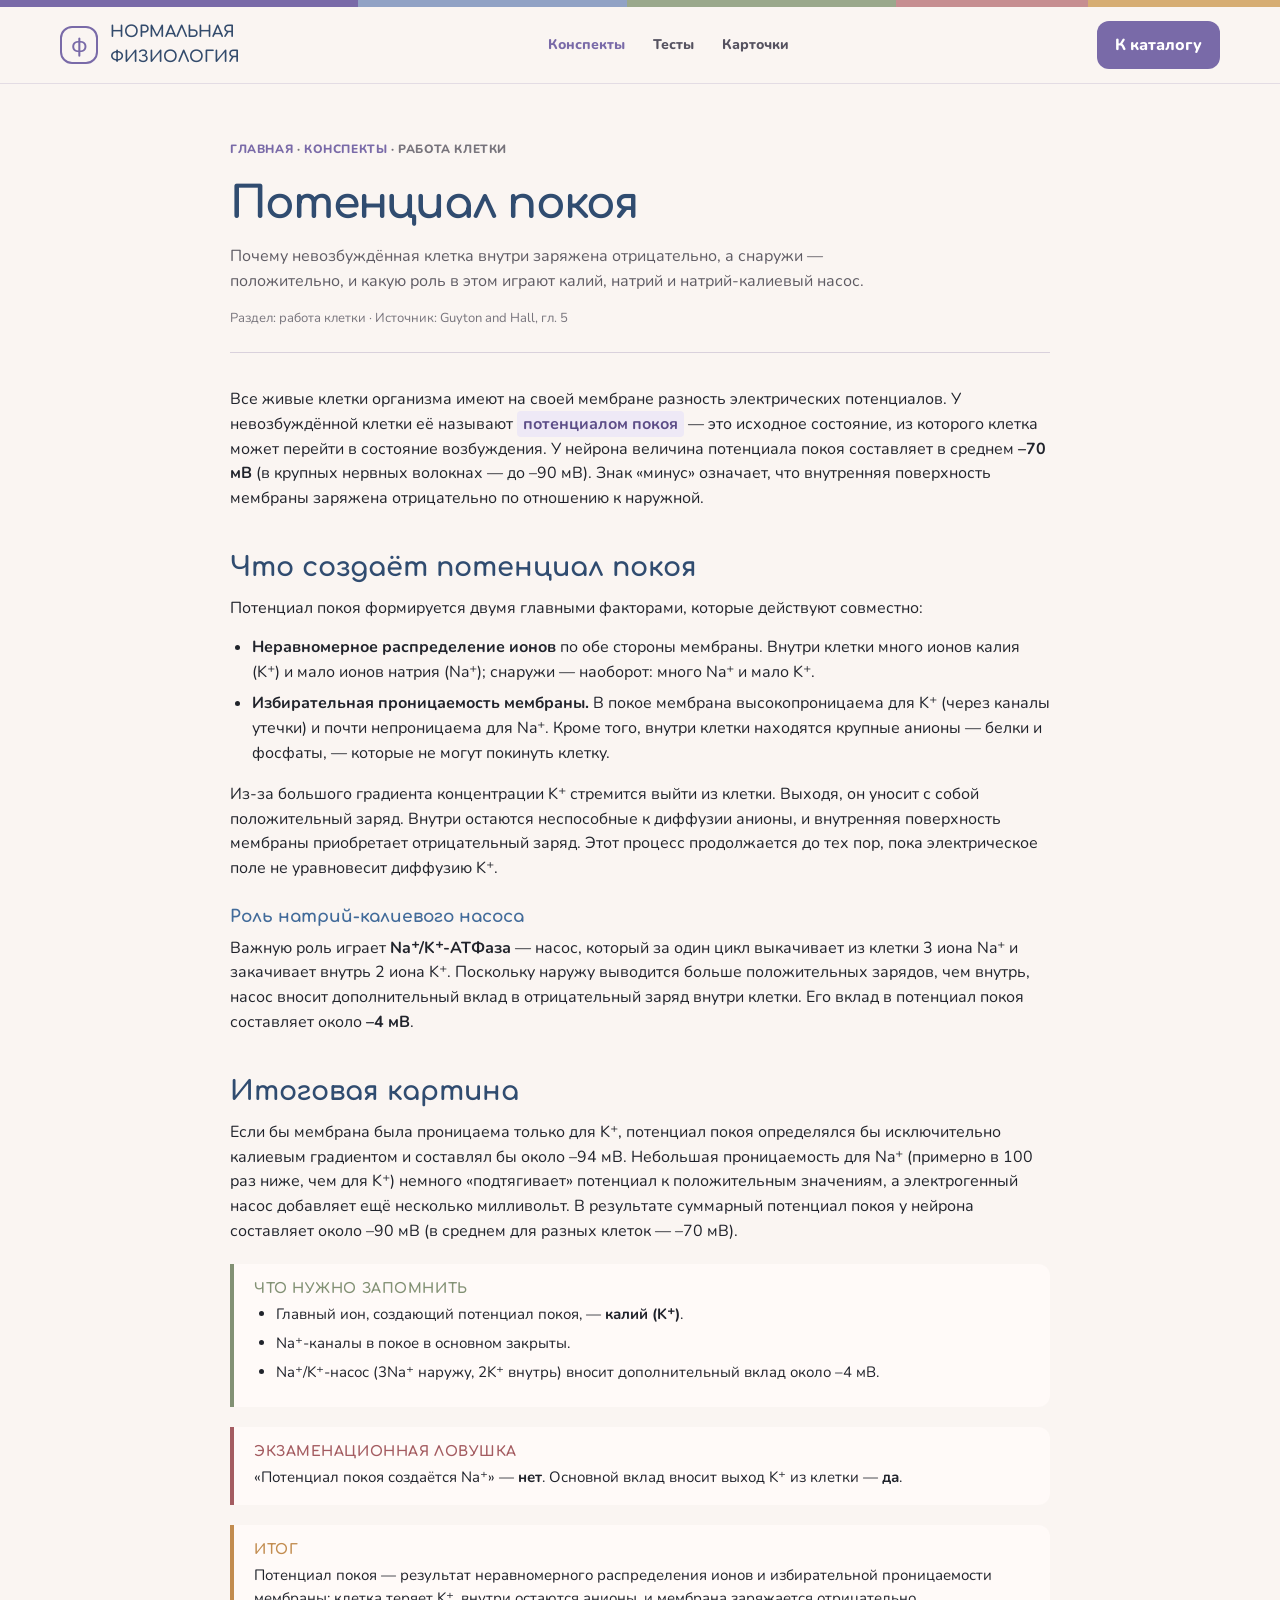
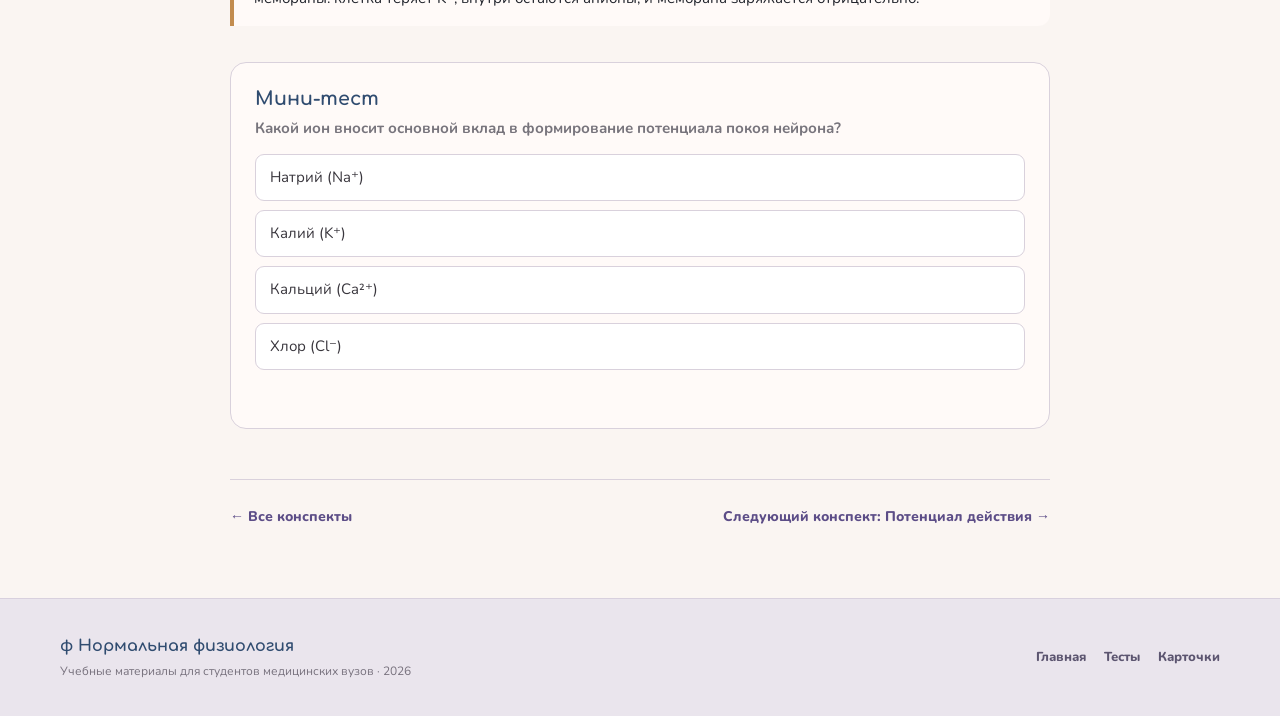
<file: notes/potential-rest.html>
<!DOCTYPE html>
<html lang="ru">
<head>
<meta charset="UTF-8">
<meta name="viewport" content="width=device-width, initial-scale=1.0">
<meta name="theme-color" content="#f8f3f1">
<title>Потенциал покоя — Нормальная физиология</title>
<link rel="preconnect" href="https://fonts.googleapis.com">
<link rel="preconnect" href="https://fonts.gstatic.com" crossorigin>
<link href="https://fonts.googleapis.com/css2?family=Comfortaa:wght@400;500;600;700&family=Nunito:wght@400;500;600;700;800&display=swap" rel="stylesheet">
<link rel="stylesheet" href="../style.css">
</head>
<body>
<div class="topline"></div>
<header>
  <div class="wrap nav">
    <a class="brand" href="../index.html"><span class="brand-mark">φ</span><span>НОРМАЛЬНАЯ<br>ФИЗИОЛОГИЯ</span></a>
    <nav class="navlinks" id="navlinks">
      <a href="index.html" class="active">Конспекты</a>
      <a href="../tests/index.html">Тесты</a>
      <a href="../cards/index.html">Карточки</a>
    </nav>
    <a class="nav-cta" href="index.html">К каталогу</a>
    <button class="menu" id="menuBtn" aria-label="Открыть меню">☰</button>
  </div>
</header>

<main class="wrap-narrow article">
  <div class="breadcrumbs"><a href="../index.html">Главная</a> · <a href="index.html">Конспекты</a> · Работа клетки</div>
  <h1>Потенциал покоя</h1>
  <p class="article-lead">Почему невозбуждённая клетка внутри заряжена отрицательно, а снаружи — положительно, и какую роль в этом играют калий, натрий и натрий-калиевый насос.</p>
  <div class="meta">Раздел: работа клетки · Источник: Guyton and Hall, гл. 5</div>

  <p>Все живые клетки организма имеют на своей мембране разность электрических потенциалов. У невозбуждённой клетки её называют <span class="highlight">потенциалом покоя</span> — это исходное состояние, из которого клетка может перейти в состояние возбуждения. У нейрона величина потенциала покоя составляет в среднем <b>–70 мВ</b> (в крупных нервных волокнах — до –90 мВ). Знак «минус» означает, что внутренняя поверхность мембраны заряжена отрицательно по отношению к наружной.</p>

  <h2>Что создаёт потенциал покоя</h2>
  <p>Потенциал покоя формируется двумя главными факторами, которые действуют совместно:</p>
  <ul>
    <li><b>Неравномерное распределение ионов</b> по обе стороны мембраны. Внутри клетки много ионов калия (K⁺) и мало ионов натрия (Na⁺); снаружи — наоборот: много Na⁺ и мало K⁺.</li>
    <li><b>Избирательная проницаемость мембраны.</b> В покое мембрана высокопроницаема для K⁺ (через каналы утечки) и почти непроницаема для Na⁺. Кроме того, внутри клетки находятся крупные анионы — белки и фосфаты, — которые не могут покинуть клетку.</li>
  </ul>
  <p>Из-за большого градиента концентрации K⁺ стремится выйти из клетки. Выходя, он уносит с собой положительный заряд. Внутри остаются неспособные к диффузии анионы, и внутренняя поверхность мембраны приобретает отрицательный заряд. Этот процесс продолжается до тех пор, пока электрическое поле не уравновесит диффузию K⁺.</p>

  <h3>Роль натрий-калиевого насоса</h3>
  <p>Важную роль играет <b>Na⁺/K⁺-АТФаза</b> — насос, который за один цикл выкачивает из клетки 3 иона Na⁺ и закачивает внутрь 2 иона K⁺. Поскольку наружу выводится больше положительных зарядов, чем внутрь, насос вносит дополнительный вклад в отрицательный заряд внутри клетки. Его вклад в потенциал покоя составляет около <b>–4 мВ</b>.</p>

  <h2>Итоговая картина</h2>
  <p>Если бы мембрана была проницаема только для K⁺, потенциал покоя определялся бы исключительно калиевым градиентом и составлял бы около –94 мВ. Небольшая проницаемость для Na⁺ (примерно в 100 раз ниже, чем для K⁺) немного «подтягивает» потенциал к положительным значениям, а электрогенный насос добавляет ещё несколько милливольт. В результате суммарный потенциал покоя у нейрона составляет около –90 мВ (в среднем для разных клеток — –70 мВ).</p>

  <div class="note-box remember">
    <h4>Что нужно запомнить</h4>
    <ul>
      <li>Главный ион, создающий потенциал покоя, — <b>калий (K⁺)</b>.</li>
      <li>Na⁺-каналы в покое в основном закрыты.</li>
      <li>Na⁺/K⁺-насос (3Na⁺ наружу, 2K⁺ внутрь) вносит дополнительный вклад около –4 мВ.</li>
    </ul>
  </div>

  <div class="note-box warn">
    <h4>Экзаменационная ловушка</h4>
    <p>«Потенциал покоя создаётся Na⁺» — <b>нет</b>. Основной вклад вносит выход K⁺ из клетки — <b>да</b>.</p>
  </div>

  <div class="note-box result">
    <h4>Итог</h4>
    <p>Потенциал покоя — результат неравномерного распределения ионов и избирательной проницаемости мембраны: клетка теряет K⁺, внутри остаются анионы, и мембрана заряжается отрицательно.</p>
  </div>

  <div class="quiz">
    <h3>Мини-тест</h3>
    <p class="q-text">Какой ион вносит основной вклад в формирование потенциала покоя нейрона?</p>
    <div class="answers">
      <button class="answer" data-correct="false">Натрий (Na⁺)</button>
      <button class="answer" data-correct="true">Калий (K⁺)</button>
      <button class="answer" data-correct="false">Кальций (Ca²⁺)</button>
      <button class="answer" data-correct="false">Хлор (Cl⁻)</button>
    </div>
    <div class="feedback" aria-live="polite"></div>
  </div>

  <div class="article-footer">
    <a href="index.html">← Все конспекты</a>
    <a href="action-potential.html">Следующий конспект: Потенциал действия →</a>
  </div>
</main>

<footer>
  <div class="wrap footer-row">
    <div><div class="footer-brand">φ Нормальная физиология</div><p>Учебные материалы для студентов медицинских вузов · <span id="year"></span></p></div>
    <div class="footer-links">
      <a href="../index.html">Главная</a>
      <a href="../tests/index.html">Тесты</a>
      <a href="../cards/index.html">Карточки</a>
    </div>
  </div>
</footer>
<script>
const menuBtn=document.getElementById('menuBtn'), nav=document.getElementById('navlinks');
menuBtn.addEventListener('click',()=>nav.classList.toggle('open'));
document.getElementById('year').textContent=new Date().getFullYear();
const answers=document.querySelectorAll('.answer');
const fb=document.querySelector('.feedback');
answers.forEach(btn=>btn.addEventListener('click',()=>{
  answers.forEach(b=>{b.disabled=true;if(b.dataset.correct==='true')b.classList.add('correct')});
  if(btn.dataset.correct==='false')btn.classList.add('wrong');
  if(btn.dataset.correct==='true'){fb.textContent='Верно! Основной вклад вносит выход K⁺ из клетки.';fb.className='feedback ok';}
  else{fb.textContent='Не совсем. Вспомни, какой ион преимущественно выходит из клетки в покое.';fb.className='feedback bad';}
}));
</script>
</body>
</html>
</file>
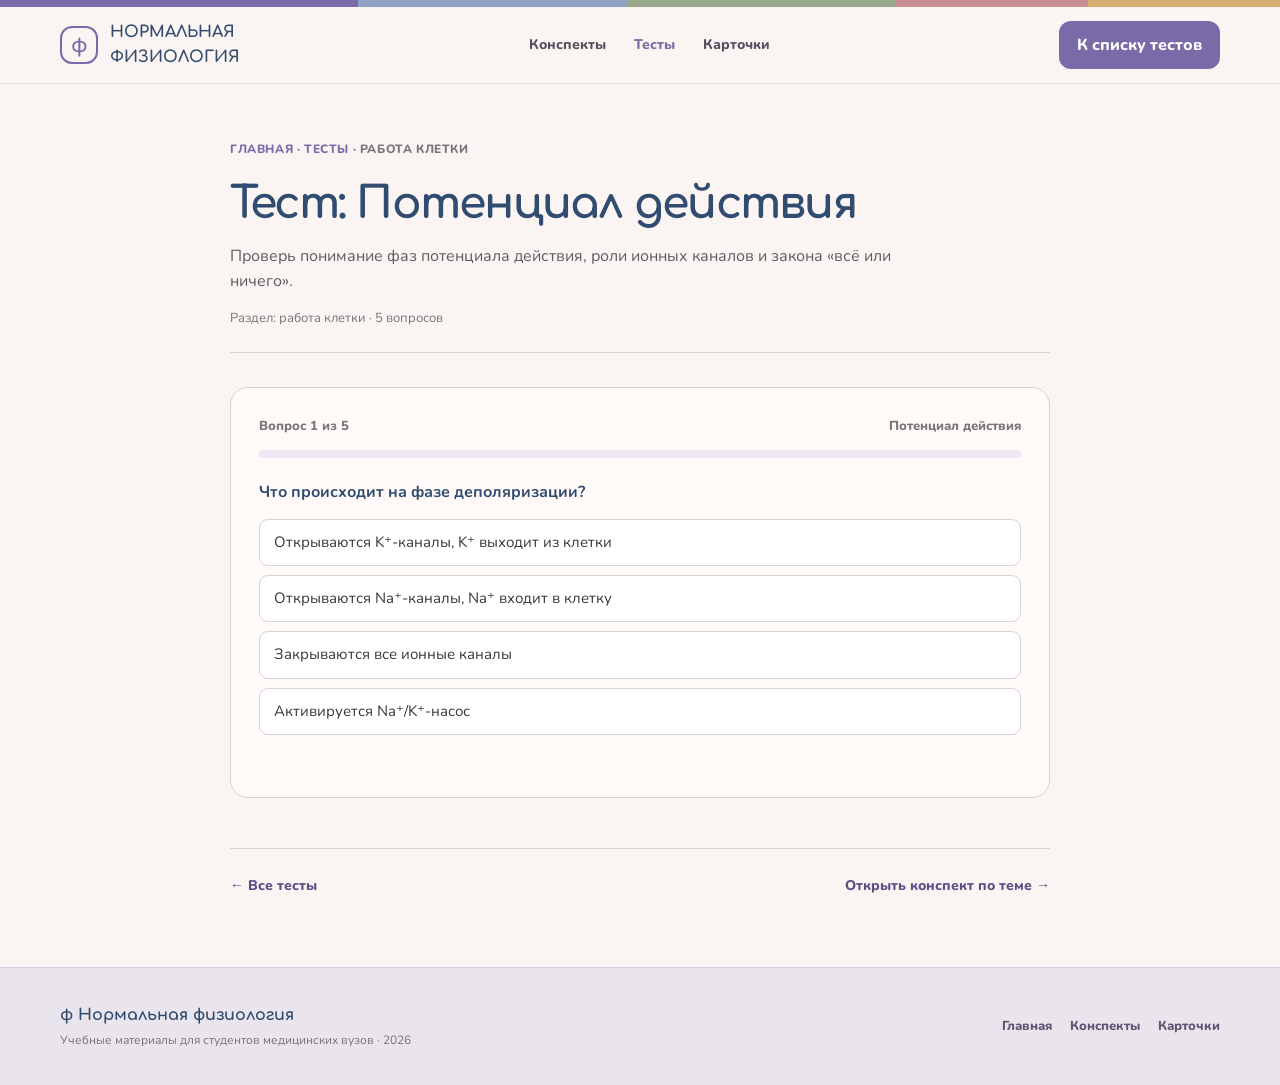
<file: tests/action-potential.html>
<!DOCTYPE html>
<html lang="ru">
<head>
<meta charset="UTF-8">
<meta name="viewport" content="width=device-width, initial-scale=1.0">
<meta name="theme-color" content="#f8f3f1">
<title>Тест: Потенциал действия — Нормальная физиология</title>
<link rel="preconnect" href="https://fonts.googleapis.com">
<link rel="preconnect" href="https://fonts.gstatic.com" crossorigin>
<link href="https://fonts.googleapis.com/css2?family=Comfortaa:wght@400;500;600;700&family=Nunito:wght@400;500;600;700;800&display=swap" rel="stylesheet">
<link rel="stylesheet" href="../style.css">
</head>
<body>
<div class="topline"></div>
<header>
  <div class="wrap nav">
    <a class="brand" href="../index.html"><span class="brand-mark">φ</span><span>НОРМАЛЬНАЯ<br>ФИЗИОЛОГИЯ</span></a>
    <nav class="navlinks" id="navlinks">
      <a href="../notes/index.html">Конспекты</a>
      <a href="index.html" class="active">Тесты</a>
      <a href="../cards/index.html">Карточки</a>
    </nav>
    <a class="nav-cta" href="index.html">К списку тестов</a>
    <button class="menu" id="menuBtn" aria-label="Открыть меню">☰</button>
  </div>
</header>

<main class="wrap-narrow article">
  <div class="breadcrumbs"><a href="../index.html">Главная</a> · <a href="index.html">Тесты</a> · Работа клетки</div>
  <h1>Тест: Потенциал действия</h1>
  <p class="article-lead">Проверь понимание фаз потенциала действия, роли ионных каналов и закона «всё или ничего».</p>
  <div class="meta">Раздел: работа клетки · 5 вопросов</div>

  <div class="quiz-box">
    <div class="quiz-top">
      <span class="quiz-counter" id="quizCounter">Вопрос 1 из 5</span>
      <span class="quiz-counter">Потенциал действия</span>
    </div>
    <div class="quiz-bar"><div id="quizProgress"></div></div>

    <div class="quiz-data" data-questions='[
      {"q":"Что происходит на фазе деполяризации?","options":["Открываются K⁺-каналы, K⁺ выходит из клетки","Открываются Na⁺-каналы, Na⁺ входит в клетку","Закрываются все ионные каналы","Активируется Na⁺/K⁺-насос"],"correct":1},
      {"q":"Какие каналы открываются на фазе реполяризации?","options":["Na⁺-каналы","K⁺-каналы","Ca²⁺-каналы","Cl⁻-каналы"],"correct":1},
      {"q":"В чём суть закона «всё или ничего»?","options":["Амплитуда потенциала действия зависит от силы раздражителя","Потенциал действия возникает только при достижении порога, и его амплитуда не зависит от силы стимула","Чем сильнее стимул, тем меньше потенциал действия","Потенциал действия всегда имеет разную амплитуду"],"correct":1},
      {"q":"Почему потенциал действия распространяется без затухания?","options":["За счёт постоянной работы Na⁺/K⁺-насоса в каждой точке","За счёт локальных токов, которые деполяризуют соседние участки мембраны до порога","За счёт диффузии нейромедиаторов","За счёт миелиновой оболочки, которая усиливает сигнал"],"correct":1},
      {"q":"Что такое сальтаторное проведение?","options":["Медленное непрерывное распространение возбуждения","Скачкообразное распространение возбуждения от одного перехвата Ранвье к другому","Распространение сигнала только в одном направлении","Проведение сигнала по дендритам"],"correct":1}
    ]'></div>

    <div id="quizStage"></div>
    <div id="quizResult" class="quiz-result" style="display:none;"></div>
  </div>

  <div class="article-footer">
    <a href="index.html">← Все тесты</a>
    <a href="../notes/action-potential.html">Открыть конспект по теме →</a>
  </div>
</main>

<footer>
  <div class="wrap footer-row">
    <div><div class="footer-brand">φ Нормальная физиология</div><p>Учебные материалы для студентов медицинских вузов · <span id="year"></span></p></div>
    <div class="footer-links">
      <a href="../index.html">Главная</a>
      <a href="../notes/index.html">Конспекты</a>
      <a href="../cards/index.html">Карточки</a>
    </div>
  </div>
</footer>
<script>
const menuBtn=document.getElementById('menuBtn'), nav=document.getElementById('navlinks');
menuBtn.addEventListener('click',()=>nav.classList.toggle('open'));
document.getElementById('year').textContent=new Date().getFullYear();
</script>
<script src="../quiz.js"></script>
</body>
</html>
</file>
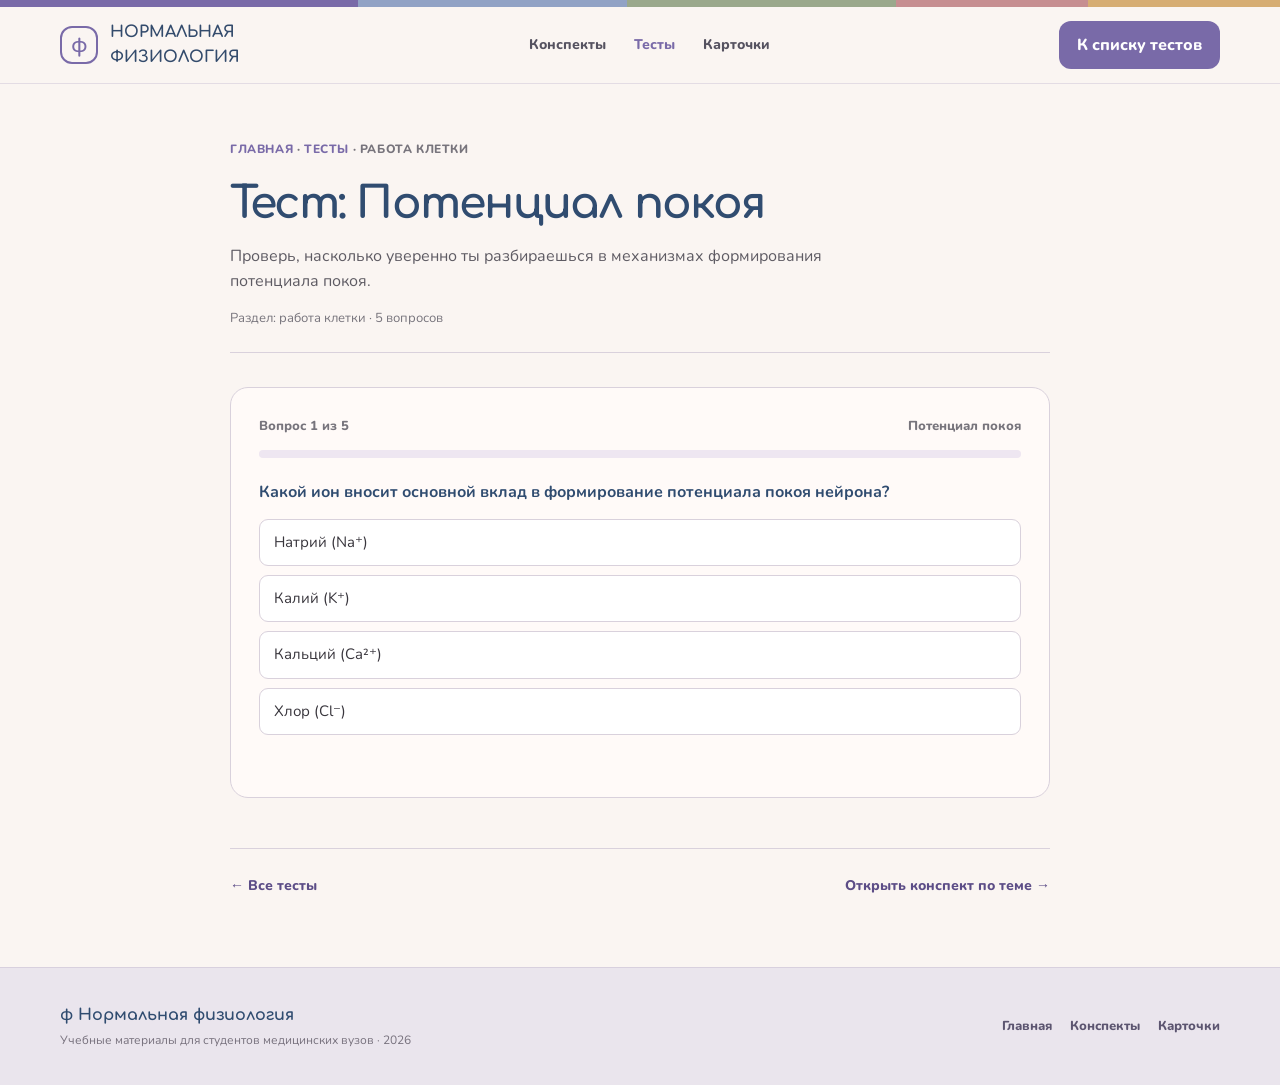
<file: tests/potential-rest.html>
<!DOCTYPE html>
<html lang="ru">
<head>
<meta charset="UTF-8">
<meta name="viewport" content="width=device-width, initial-scale=1.0">
<meta name="theme-color" content="#f8f3f1">
<title>Тест: Потенциал покоя — Нормальная физиология</title>
<link rel="preconnect" href="https://fonts.googleapis.com">
<link rel="preconnect" href="https://fonts.gstatic.com" crossorigin>
<link href="https://fonts.googleapis.com/css2?family=Comfortaa:wght@400;500;600;700&family=Nunito:wght@400;500;600;700;800&display=swap" rel="stylesheet">
<link rel="stylesheet" href="../style.css">
</head>
<body>
<div class="topline"></div>
<header>
  <div class="wrap nav">
    <a class="brand" href="../index.html"><span class="brand-mark">φ</span><span>НОРМАЛЬНАЯ<br>ФИЗИОЛОГИЯ</span></a>
    <nav class="navlinks" id="navlinks">
      <a href="../notes/index.html">Конспекты</a>
      <a href="index.html" class="active">Тесты</a>
      <a href="../cards/index.html">Карточки</a>
    </nav>
    <a class="nav-cta" href="index.html">К списку тестов</a>
    <button class="menu" id="menuBtn" aria-label="Открыть меню">☰</button>
  </div>
</header>

<main class="wrap-narrow article">
  <div class="breadcrumbs"><a href="../index.html">Главная</a> · <a href="index.html">Тесты</a> · Работа клетки</div>
  <h1>Тест: Потенциал покоя</h1>
  <p class="article-lead">Проверь, насколько уверенно ты разбираешься в механизмах формирования потенциала покоя.</p>
  <div class="meta">Раздел: работа клетки · 5 вопросов</div>

  <div class="quiz-box">
    <div class="quiz-top">
      <span class="quiz-counter" id="quizCounter">Вопрос 1 из 5</span>
      <span class="quiz-counter">Потенциал покоя</span>
    </div>
    <div class="quiz-bar"><div id="quizProgress"></div></div>

    <div class="quiz-data" data-questions='[
      {"q":"Какой ион вносит основной вклад в формирование потенциала покоя нейрона?","options":["Натрий (Na⁺)","Калий (K⁺)","Кальций (Ca²⁺)","Хлор (Cl⁻)"],"correct":1},
      {"q":"Какова примерная величина потенциала покоя у нейрона?","options":["+40 мВ","0 мВ","–70 мВ","–120 мВ"],"correct":2},
      {"q":"Что происходит с ионами K⁺ в состоянии покоя?","options":["Они входят в клетку через потенциал-зависимые каналы","Они выходят из клетки через каналы утечки","Они не перемещаются через мембрану","Они связываются с белками внутри клетки"],"correct":1},
      {"q":"Сколько ионов Na⁺ и K⁺ переносит Na⁺/K⁺-насос за один цикл?","options":["2 Na⁺ наружу и 3 K⁺ внутрь","3 Na⁺ наружу и 2 K⁺ внутрь","1 Na⁺ наружу и 1 K⁺ внутрь","3 Na⁺ внутрь и 3 K⁺ наружу"],"correct":1},
      {"q":"Почему внутренняя поверхность мембраны заряжена отрицательно?","options":["Внутрь клетки входит больше Na⁺, чем выходит K⁺","Внутри остаются крупные анионы, которые не могут покинуть клетку","Мембрана непроницаема для всех ионов","Насос выкачивает все положительные ионы"],"correct":1}
    ]'></div>

    <div id="quizStage"></div>
    <div id="quizResult" class="quiz-result" style="display:none;"></div>
  </div>

  <div class="article-footer">
    <a href="index.html">← Все тесты</a>
    <a href="../notes/potential-rest.html">Открыть конспект по теме →</a>
  </div>
</main>

<footer>
  <div class="wrap footer-row">
    <div><div class="footer-brand">φ Нормальная физиология</div><p>Учебные материалы для студентов медицинских вузов · <span id="year"></span></p></div>
    <div class="footer-links">
      <a href="../index.html">Главная</a>
      <a href="../notes/index.html">Конспекты</a>
      <a href="../cards/index.html">Карточки</a>
    </div>
  </div>
</footer>
<script>
const menuBtn=document.getElementById('menuBtn'), nav=document.getElementById('navlinks');
menuBtn.addEventListener('click',()=>nav.classList.toggle('open'));
document.getElementById('year').textContent=new Date().getFullYear();
</script>
<script src="../quiz.js"></script>
</body>
</html>
</file>
<file: style.css>
:root{
  --paper:#faf5f2; --paper-2:#fffaf8; --ink:#20232b; --muted:#77747c;
  --purple:#796aa8; --purple-dark:#5c4d87; --purple-pale:#eee9f6;
  --blue:#426b9a; --green:#829174; --red:#a45c61; --gold:#c28c4f;
  --line:#d9d1dc; --shadow:0 12px 35px rgba(69,55,89,.08);
  --round:20px;
}
*{box-sizing:border-box}
html{scroll-behavior:smooth}
body{margin:0;background:var(--paper);color:var(--ink);font-family:'Nunito',Arial,sans-serif;line-height:1.55}
a{color:inherit;text-decoration:none}
button{font:inherit}
.wrap{width:min(1160px,calc(100% - 40px));margin:auto}
.wrap-narrow{width:min(820px,calc(100% - 40px));margin:auto}
.topline{height:7px;background:linear-gradient(90deg,var(--purple) 0 28%,#91a2c5 28% 49%,#9aa88c 49% 70%,#c68e91 70% 85%,#d6ad73 85%)}
header{position:sticky;top:0;z-index:20;background:rgba(250,245,242,.94);backdrop-filter:blur(12px);border-bottom:1px solid rgba(121,106,168,.18)}
.nav{height:76px;display:flex;align-items:center;justify-content:space-between;gap:24px}
.brand{display:flex;align-items:center;gap:12px;font-family:'Comfortaa',sans-serif;font-weight:700;color:#334b6c}
.brand-mark{width:38px;height:38px;border:2px solid var(--purple);border-radius:12px;display:grid;place-items:center;color:var(--purple);font-size:20px}
.navlinks{display:flex;align-items:center;gap:28px;font-weight:800;font-size:14px;color:#555260}
.navlinks a:hover{color:var(--purple)}
.navlinks a.active{color:var(--purple)}
.nav-cta,.btn{border:0;border-radius:12px;background:var(--purple);color:white;padding:12px 18px;font-weight:800;cursor:pointer;transition:.2s;display:inline-block}
.nav-cta:hover,.btn:hover{background:var(--purple-dark);transform:translateY(-2px)}
.btn.secondary{background:transparent;color:var(--purple-dark);border:1.5px solid var(--purple)}
.btn.secondary:hover{background:var(--purple-pale)}
.menu{display:none;border:1px solid var(--line);background:var(--paper-2);border-radius:10px;padding:8px 11px;color:var(--purple)}
h1,h2,h3,h4{font-family:'Comfortaa','Nunito',sans-serif;line-height:1.22}
section{padding:70px 0}
.section-head{max-width:680px;margin-bottom:32px}
.section-kicker{color:var(--purple);font-size:11px;font-weight:900;letter-spacing:.13em;text-transform:uppercase}
h2{font-size:clamp(27px,3.4vw,39px);color:#304c70;margin:10px 0 12px}
.section-head p{color:#716d76;margin:0;font-size:16px}
.breadcrumbs{font-size:12px;font-weight:800;color:var(--muted);letter-spacing:.05em;text-transform:uppercase;margin-bottom:18px}
.breadcrumbs a{color:var(--purple)}
footer{padding:35px 0;background:#eae5ed;border-top:1px solid #d8d0de}
.footer-row{display:flex;justify-content:space-between;gap:20px;align-items:center;flex-wrap:wrap}
.footer-brand{font-family:'Comfortaa',sans-serif;color:#304c70;font-weight:700}
footer p{margin:4px 0 0;font-size:12px;color:#77717d}
.footer-links{display:flex;gap:18px;font-size:13px;color:#5c5570;font-weight:800;flex-wrap:wrap}
.footer-links a:hover{color:var(--purple)}

/* ===== Главная (визитка) ===== */
.hero{padding:76px 0 66px;overflow:hidden}
.hero-grid{display:grid;grid-template-columns:1.05fr .95fr;align-items:center;gap:52px}
.eyebrow{display:inline-flex;align-items:center;gap:8px;background:var(--purple-pale);color:var(--purple-dark);border:1px solid #d7cde8;border-radius:7px;padding:6px 12px;font-size:11px;font-weight:900;letter-spacing:.07em;text-transform:uppercase}
h1{font-size:clamp(34px,5vw,57px);color:#304c70;margin:22px 0 18px;letter-spacing:-.04em}
h1 span{color:var(--purple)}
.lead{font-size:18px;max-width:560px;color:#5e5b63;margin:0 0 28px}
.hero-actions{display:flex;gap:12px;flex-wrap:wrap}
.hero-note{font-size:13px;color:#85808a;margin-top:18px}
.hero-art{position:relative;min-height:420px;display:grid;place-items:center}
.hero-art:before{content:"";position:absolute;width:360px;height:360px;border-radius:50%;background:#eee9f5;right:4%;top:5%;opacity:.8}
.mini-card{position:relative;width:min(430px,100%);padding:24px;background:var(--paper-2);border:2px solid var(--purple);border-radius:17px;box-shadow:var(--shadow);transform:rotate(2deg)}
.mini-tag{display:inline-block;background:var(--purple);color:white;border-radius:5px;padding:5px 12px;font-size:10px;letter-spacing:.06em}
.mini-card h3{font-size:25px;color:#304c70;margin:17px 0 16px}
.membrane{height:132px;position:relative;margin:5px 0 16px;display:flex;align-items:center;justify-content:center}
.membrane-line{height:44px;width:88%;border-top:8px dotted #6c35c7;border-bottom:8px dotted #6c35c7;position:relative}
.membrane-line:after{content:"";position:absolute;left:0;right:0;top:8px;border-top:18px solid #d8c9f0;opacity:.8}
.ion{position:absolute;border-radius:50%;width:43px;height:43px;display:grid;place-items:center;font-weight:900;border:2px solid rgba(0,0,0,.12);box-shadow:inset 0 2px 4px #ffffffa8}
.ion.na{background:#4ab8e5;top:0;left:17%}.ion.k{background:#f3cb5f;bottom:0;left:34%}.ion.cl{background:#7bc59c;top:3px;right:16%}
.mini-foot{display:flex;justify-content:space-between;align-items:center;border:1px solid var(--line);border-radius:10px;padding:11px 13px;color:var(--purple);font-weight:900;font-size:13px}
.float-label{position:absolute;background:#fffaf8;border:1px solid var(--line);border-radius:10px;padding:9px 13px;box-shadow:var(--shadow);font-size:12px;font-weight:900;color:#536e93}
.float-label.one{left:-4%;top:18%;transform:rotate(-7deg)}.float-label.two{right:-2%;bottom:15%;transform:rotate(5deg);color:#819071}

/* О платформе */
.about{background:#f2edee;border-top:1px solid #e6dfe3;border-bottom:1px solid #e6dfe3}
.about-grid{display:grid;grid-template-columns:1fr 1fr;gap:40px;align-items:start}
.about h2{margin-top:0}
.about p{color:#5e5b63;font-size:16px;margin:0 0 14px}
.about .facts{display:grid;gap:14px}
.fact{display:flex;gap:16px;align-items:flex-start;background:var(--paper-2);border:1.5px solid var(--line);border-radius:14px;padding:18px}
.fact-num{font-family:'Comfortaa',sans-serif;font-weight:700;color:var(--purple);font-size:22px;line-height:1;min-width:44px}
.fact h4{margin:0 0 3px;color:#304c70;font-size:15px}
.fact p{margin:0;font-size:13px;color:#706c74}

/* Секции-разделы на главной */
.sections-grid{display:grid;grid-template-columns:repeat(3,1fr);gap:18px}
.section-link{display:flex;flex-direction:column;gap:12px;background:var(--paper-2);border:1.5px solid var(--line);border-radius:18px;padding:26px;transition:.2s;position:relative;overflow:hidden}
.section-link:hover{transform:translateY(-4px);box-shadow:var(--shadow);border-color:var(--purple)}
.section-link .icon{width:48px;height:48px;border-radius:13px;display:grid;place-items:center;font-size:22px;background:var(--purple-pale);color:var(--purple)}
.section-link:nth-child(2) .icon{background:#edf1f8;color:var(--blue)}
.section-link:nth-child(3) .icon{background:#eef1e9;color:var(--green)}
.section-link h3{margin:4px 0 0;font-size:20px;color:#304c70}
.section-link p{margin:0;font-size:14px;color:#706c74;flex:1}
.section-link .arrow{font-weight:900;color:var(--purple);font-size:14px}

/* ===== Страницы-разделы ===== */
.page-header{padding:52px 0 40px;border-bottom:1px solid var(--line);background:#f8f3f1}
.page-header h1{font-size:clamp(30px,4.5vw,44px);margin:12px 0 12px;letter-spacing:-.02em}
.page-header .lead{max-width:680px;font-size:17px;margin:0}
.list-grid{display:grid;grid-template-columns:repeat(2,1fr);gap:18px}
.list-card{display:flex;flex-direction:column;gap:10px;background:var(--paper-2);border:1.5px solid var(--line);border-radius:16px;padding:24px;transition:.2s}
.list-card:hover{border-color:var(--purple);transform:translateY(-3px);box-shadow:var(--shadow)}
.list-card .tag{align-self:flex-start;background:var(--purple);color:white;border-radius:5px;padding:4px 10px;font-size:10px;letter-spacing:.06em}
.list-card h3{margin:2px 0 0;font-size:19px;color:#304c70}
.list-card p{margin:0;font-size:14px;color:#706c74;flex:1}
.list-card .arrow{font-weight:900;color:var(--purple);font-size:14px}
.coming-soon{display:inline-flex;align-items:center;gap:6px;font-size:12px;font-weight:800;color:var(--gold);background:#fbf5ec;border:1px dashed #e0c8a4;border-radius:7px;padding:4px 10px;align-self:flex-start}

/* ===== Страница конспекта ===== */
.article{padding:56px 0 70px}
.article h1{font-size:clamp(30px,4.5vw,44px);margin:0 0 14px}
.article-lead{font-size:18px;color:#5e5b63;margin:0 0 10px;max-width:680px}
.meta{font-size:13px;color:var(--muted);margin-bottom:34px;padding-bottom:24px;border-bottom:1px solid var(--line)}
.article h2{font-size:clamp(21px,2.6vw,27px);margin:40px 0 12px}
.article h3{font-family:'Comfortaa',sans-serif;font-size:17px;color:var(--blue);margin:26px 0 8px}
.article p{margin:0 0 14px;font-size:16px}
.article ul,.article ol{margin:0 0 16px;padding-left:22px}
.article li{margin-bottom:7px;font-size:16px}
.highlight{background:var(--purple-pale);padding:2px 6px;border-radius:4px;color:var(--purple-dark);font-weight:700}
.note-box{border-left:4px solid var(--purple);background:var(--paper-2);border-radius:0 12px 12px 0;padding:16px 20px;margin:20px 0}
.note-box.warn{border-left-color:var(--red)}
.note-box.remember{border-left-color:var(--green)}
.note-box.result{border-left-color:var(--gold)}
.note-box h4{font-size:14px;margin:0 0 6px;color:var(--purple-dark);text-transform:uppercase;letter-spacing:.04em}
.note-box.warn h4{color:var(--red)}
.note-box.remember h4{color:var(--green)}
.note-box.result h4{color:var(--gold)}
.note-box p,.note-box li{font-size:15px;margin-bottom:6px}
.note-box p:last-child,.note-box ul:last-child{margin-bottom:0}
.phase-list{counter-reset:phase;list-style:none;padding:0;margin:18px 0}
.phase-list li{position:relative;padding-left:44px;margin-bottom:16px;font-size:16px}
.phase-list li:before{counter-increment:phase;content:counter(phase);position:absolute;left:0;top:2px;width:30px;height:30px;border-radius:9px;background:var(--purple-pale);color:var(--purple);font-family:'Comfortaa',sans-serif;font-weight:700;display:grid;place-items:center;font-size:14px}
.article-footer{margin-top:50px;padding-top:26px;border-top:1px solid var(--line);display:flex;justify-content:space-between;gap:16px;flex-wrap:wrap;font-size:14px}
.article-footer a{font-weight:800;color:var(--purple-dark)}
.article-footer a:hover{color:var(--purple)}

/* ===== Тест ===== */
.quiz{margin-top:36px;background:var(--paper-2);border:1.5px solid var(--line);border-radius:16px;padding:24px}
.quiz h3{color:#304c70;font-size:19px;margin:0 0 6px}
.quiz .q-text{font-size:15px;color:var(--muted);margin:0 0 14px}
.answers{display:grid;gap:9px}
.answer{border:1px solid var(--line);border-radius:9px;background:white;text-align:left;padding:11px 14px;cursor:pointer;color:#39363d;font-size:15px;transition:.15s}
.answer:hover:not(:disabled){border-color:var(--purple);background:var(--purple-pale)}
.answer:disabled{cursor:default}
.answer.correct{border-color:var(--green);background:#f0f4eb}
.answer.wrong{border-color:var(--red);background:#fbefef}
.feedback{font-size:14px;font-weight:800;margin-top:14px;min-height:20px;color:var(--purple-dark)}
.feedback.ok{color:var(--green)}
.feedback.bad{color:var(--red)}

@media(max-width:850px){
  .hero-grid{grid-template-columns:1fr;gap:24px}
  .hero-art{min-height:350px}
  .about-grid{grid-template-columns:1fr;gap:24px}
  .sections-grid{grid-template-columns:1fr}
  .list-grid{grid-template-columns:1fr}
}
@media(max-width:620px){
  .wrap,.wrap-narrow{width:min(100% - 28px,1160px)}
  .nav{height:66px}
  .menu{display:block}
  .navlinks{display:none;position:absolute;top:66px;left:0;right:0;padding:18px 22px;background:var(--paper);border-bottom:1px solid var(--line);flex-direction:column;align-items:flex-start;gap:16px}
  .navlinks.open{display:flex}
  .nav-cta{display:none}
  .hero{padding:48px 0 40px}
  .hero-art{min-height:300px}
  .mini-card{padding:17px}
  .float-label.one{left:0}
  .float-label.two{right:0}
  section{padding:52px 0}
  .page-header{padding:36px 0 30px}
  .article{padding:36px 0 50px}
  .article p,.article li{font-size:15px}
  .footer-row{align-items:flex-start;flex-direction:column}
}

/* ===== Тесты: движок ===== */
.quiz-box{background:var(--paper-2);border:1.5px solid var(--line);border-radius:18px;padding:28px;margin-top:8px}
.quiz-top{display:flex;justify-content:space-between;align-items:center;gap:16px;margin-bottom:14px}
.quiz-counter{font-size:13px;font-weight:800;color:var(--muted)}
.quiz-bar{height:8px;border-radius:6px;background:#eee6f1;overflow:hidden;margin-bottom:22px}
.quiz-bar > div{height:100%;width:0;background:linear-gradient(90deg,var(--purple),#91a2c5);transition:width .3s}
.q-text{font-size:17px;font-weight:700;color:#304c70;margin:0 0 16px}
.quiz-actions{display:flex;justify-content:flex-end;gap:10px;margin-top:18px}
.result-score{font-size:16px;color:#39363d;margin:0 0 6px}
.result-verdict{font-size:15px;color:#706c74;margin:0 0 18px}

/* ===== Карточки: 3D-переворот и навигация ===== */
.flash-wrap{max-width:560px;margin:0 auto;perspective:1400px}
.flash-card{position:relative;width:100%;min-height:340px;transform-style:preserve-3d;transition:transform .55s cubic-bezier(.2,.8,.3,1);cursor:pointer}
.flash-card.flipped{transform:rotateY(180deg)}
.flash-face{position:absolute;inset:0;backface-visibility:hidden;-webkit-backface-visibility:hidden;border-radius:18px;border:2px solid var(--purple);background:var(--paper-2);padding:26px;display:flex;flex-direction:column;justify-content:center;align-items:center;text-align:center;box-shadow:var(--shadow)}
.flash-face.back{transform:rotateY(180deg);border-color:var(--blue);align-items:flex-start;text-align:left;justify-content:flex-start;overflow:auto}
.flash-face h3{font-size:21px;color:#304c70;margin:0 0 12px}
.flash-face p{font-size:15px;color:#39363d;margin:0}
.flash-face.back h3{color:var(--blue)}
.flash-tag{position:absolute;top:16px;left:16px;background:var(--purple);color:#fff;border-radius:5px;padding:4px 10px;font-size:10px;letter-spacing:.06em}
.flash-face.back .flash-tag{background:var(--blue)}
.flash-hint{position:absolute;bottom:14px;right:18px;font-size:11px;font-weight:800;color:var(--muted);letter-spacing:.04em}
.flash-progress{text-align:center;font-size:13px;font-weight:800;color:var(--muted);margin:18px 0 10px}
.flash-nav{display:flex;justify-content:center;align-items:center;gap:18px}
.flash-arrow{width:48px;height:48px;border-radius:50%;border:1.5px solid var(--purple);background:var(--paper-2);color:var(--purple-dark);font-size:20px;cursor:pointer;display:grid;place-items:center;transition:.2s}
.flash-arrow:hover:not(:disabled){background:var(--purple);color:#fff;transform:translateY(-2px)}
.flash-arrow:disabled{opacity:.35;cursor:default}
.flash-dots{display:flex;gap:8px;justify-content:center;margin-top:16px}
.flash-dot{width:8px;height:8px;border-radius:50%;background:#d9d1dc;transition:.2s}
.flash-dot.active{background:var(--purple);transform:scale(1.2)}
</file>
